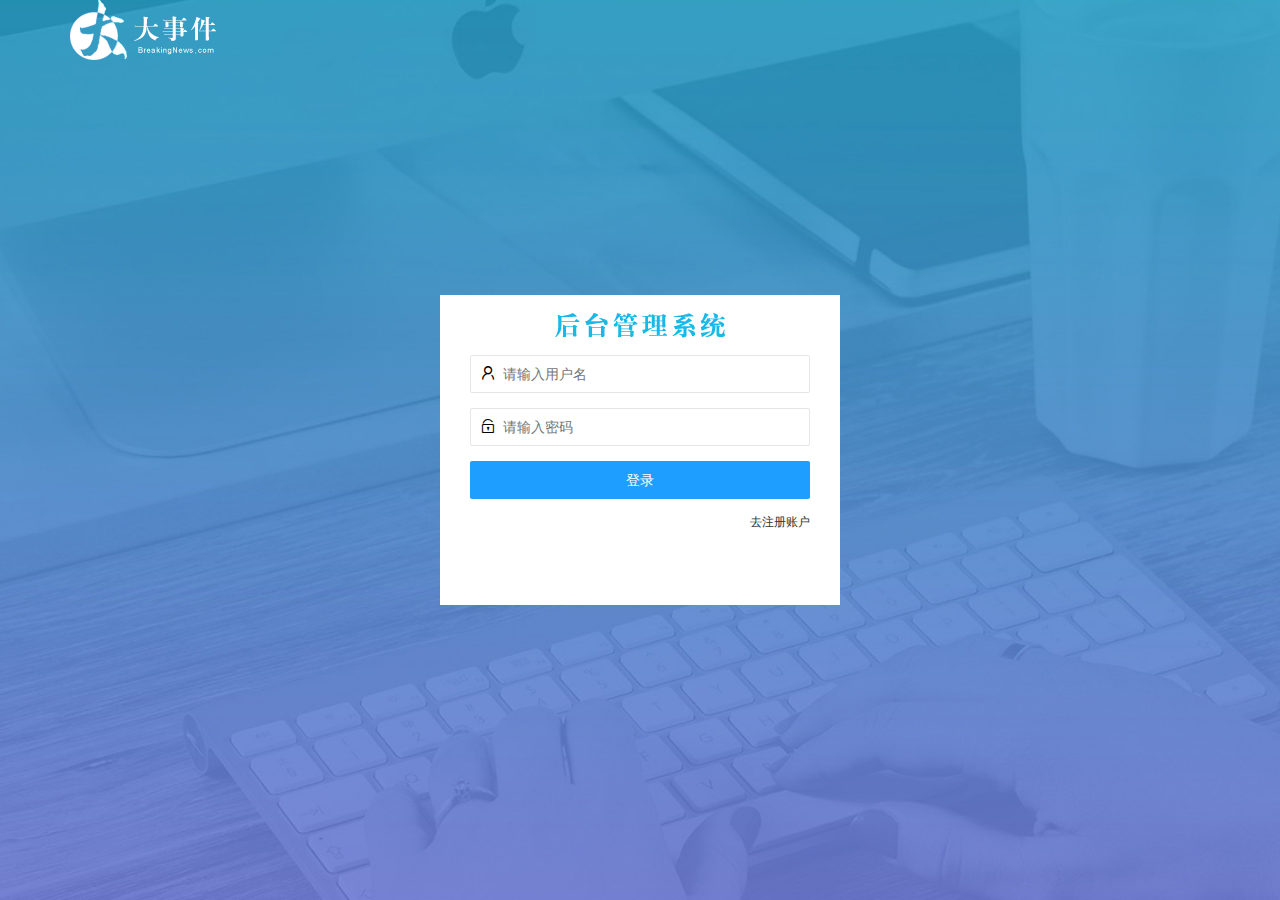
<file: login.html>
<!DOCTYPE html>
<html lang="en">

<head>
    <meta charset="UTF-8">
    <meta http-equiv="X-UA-Compatible" content="IE=edge">
    <meta name="viewport" content="width=device-width, initial-scale=1.0">
    <title>大事件-登录/注册</title>
    <!-- 导入自己的样式表 -->
    <link rel="stylesheet" href="/assets/css/login.css">
    <!-- 导入layUI样式 -->
    <link rel="stylesheet" href="/assets/lib/layui/css/layui.css">
    <!-- 导入LayUI的JS文件 -->
    <script src="/assets/lib/layui/layui.all.js"></script>
    <!-- 导入JQuery -->
    <script src="/assets/lib/jquery.js"></script>
    <!-- 导入自己封装的baseAPI.js -->
    <script src="/assets/js/baseAPI.js"></script>
    <!-- 导入login.js -->
    <script src="/assets/js/login.js"></script>

</head>

<body>
    <!-- 头部logo区域 -->
    <div class="layui-main">
        <img src="/assets/images/logo.png" alt="">
    </div>

    <!-- 登录注册区域 -->
    <div class="loginAndRegBox">
        <div class="title-box"></div>
        <!-- 登录的div -->
        <div class="login-box">
            <!-- 登录的表单 -->
            <form class="layui-form" id="form_login">
                <!-- 用户名 -->
                <div class="layui-form-item">
                    <i class="layui-icon layui-icon-username"></i>
                    <input type="text" name="username" required lay-verify="required" placeholder="请输入用户名" autocomplete="off" class="layui-input">
                </div>
                <!-- 密码 -->
                <div class="layui-form-item">
                    <i class="layui-icon layui-icon-password"></i>
                    <input type="text" name="password" required lay-verify="required|pwd" placeholder="请输入密码" autocomplete="off" class="layui-input">
                </div>
                <!-- 登录按钮 -->
                <div class="layui-form-item">
                    <button class="layui-btn layui-btn-fluid layui-btn-normal" lay-submit lay-filter="formDemo">登录</button>
                </div>
                <div class="layui-form-item links">
                    <a href="javascript:;" id="link_reg">去注册账户</a>
                </div>
            </form>

        </div>
        <!-- 注册的div -->
        <div class="reg-box">
            <!-- 注册的表单 -->
            <form class="layui-form" id="form_reg">
                <!-- 用户名 -->
                <div class="layui-form-item">
                    <i class="layui-icon layui-icon-username"></i>
                    <input type="text" name="username" required lay-verify="required" placeholder="请输入用户名" autocomplete="off" class="layui-input">
                </div>
                <!-- 密码 -->
                <div class="layui-form-item">
                    <i class="layui-icon layui-icon-password"></i>
                    <input type="text" name="password" required lay-verify="required|pwd" placeholder="请输入密码" autocomplete="off" class="layui-input">
                </div>
                <!-- 密码确认框 -->
                <div class="layui-form-item">
                    <i class="layui-icon layui-icon-password"></i>
                    <input type="text" name="repassword" required lay-verify="required|repwd" placeholder="再次确认密码" autocomplete="off" class="layui-input">
                </div>
                <!-- 注册按钮 -->
                <div class="layui-form-item">
                    <button class="layui-btn layui-btn-fluid layui-btn-normal" lay-submit lay-filter="formDemo">注册</button>
                </div>
                <div class="layui-form-item links">
                    <a href="javascript:;" id="link_login">去登录</a>
                </div>
            </form>

        </div>
    </div>
</body>

</html>
</file>
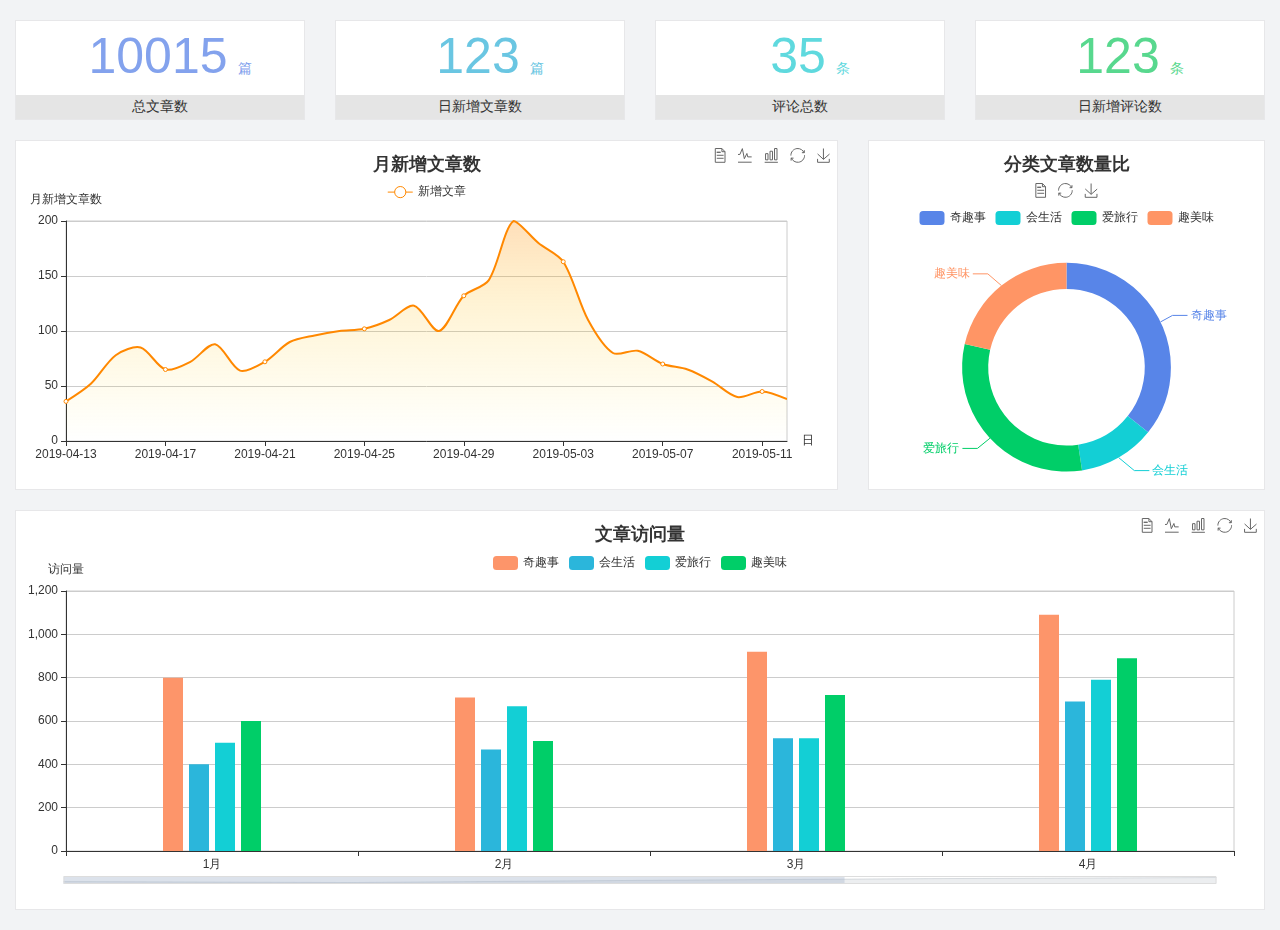
<file: home/dashboard.html>
<!DOCTYPE html>
<html lang="en">

<head>
  <meta charset="UTF-8">
  <meta name="viewport" content="width=device-width, initial-scale=1.0">
  <meta http-equiv="X-UA-Compatible" content="ie=edge">
  <title>图表统计</title>
  <link rel="stylesheet" href="../../assets/lib/bootstrap.css" />
  <link rel="stylesheet" href="../../assets/lib/main.css" />
  <script src="../../assets/lib/jquery.js"></script>
  <script type="text/javascript" src="../../assets/lib/echarts.min.js"></script>
</head>

<body>
  <div class="container-fluid">
    <div class="row spannel_list">
      <div class="col-sm-3 col-xs-6">
        <div class="spannel">
          <em>10015</em><span>篇</span>
          <b>总文章数</b>
        </div>
      </div>
      <div class="col-sm-3 col-xs-6">
        <div class="spannel scolor01">
          <em>123</em><span>篇</span>
          <b>日新增文章数</b>
        </div>
      </div>
      <div class="col-sm-3 col-xs-6">
        <div class="spannel scolor02">
          <em>35</em><span>条</span>
          <b>评论总数</b>
        </div>
      </div>
      <div class="col-sm-3 col-xs-6">
        <div class="spannel scolor03">
          <em>123</em><span>条</span>
          <b>日新增评论数</b>
        </div>
      </div>
    </div>
  </div>

  <div class="container-fluid">
    <div class="row curve-pie">
      <div class="col-lg-8 col-md-8">
        <div class="gragh_pannel" id="curve_show"></div>
      </div>
      <div class="col-lg-4 col-md-4">
        <div class="gragh_pannel" id="pie_show"></div>
      </div>
    </div>
  </div>

  <div class="container-fluid">
    <div class="column_pannel" id="column_show"></div>
  </div>

  <script>
    var oChart = echarts.init(document.getElementById('curve_show'));
    var aList_all = [
      { 'count': 36, 'date': '2019-04-13' },
      { 'count': 52, 'date': '2019-04-14' },
      { 'count': 78, 'date': '2019-04-15' },
      { 'count': 85, 'date': '2019-04-16' },
      { 'count': 65, 'date': '2019-04-17' },
      { 'count': 72, 'date': '2019-04-18' },
      { 'count': 88, 'date': '2019-04-19' },
      { 'count': 64, 'date': '2019-04-20' },
      { 'count': 72, 'date': '2019-04-21' },
      { 'count': 90, 'date': '2019-04-22' },
      { 'count': 96, 'date': '2019-04-23' },
      { 'count': 100, 'date': '2019-04-24' },
      { 'count': 102, 'date': '2019-04-25' },
      { 'count': 110, 'date': '2019-04-26' },
      { 'count': 123, 'date': '2019-04-27' },
      { 'count': 100, 'date': '2019-04-28' },
      { 'count': 132, 'date': '2019-04-29' },
      { 'count': 146, 'date': '2019-04-30' },
      { 'count': 200, 'date': '2019-05-01' },
      { 'count': 180, 'date': '2019-05-02' },
      { 'count': 163, 'date': '2019-05-03' },
      { 'count': 110, 'date': '2019-05-04' },
      { 'count': 80, 'date': '2019-05-05' },
      { 'count': 82, 'date': '2019-05-06' },
      { 'count': 70, 'date': '2019-05-07' },
      { 'count': 65, 'date': '2019-05-08' },
      { 'count': 54, 'date': '2019-05-09' },
      { 'count': 40, 'date': '2019-05-10' },
      { 'count': 45, 'date': '2019-05-11' },
      { 'count': 38, 'date': '2019-05-12' },
    ];

    let aCount = [];
    let aDate = [];

    for (var i = 0; i < aList_all.length; i++) {
      aCount.push(aList_all[i].count);
      aDate.push(aList_all[i].date);
    }

    var chartopt = {
      title: {
        text: '月新增文章数',
        left: 'center',
        top: '10'
      },
      tooltip: {
        trigger: 'axis'
      },
      legend: {
        data: ['新增文章'],
        top: '40'
      },
      toolbox: {
        show: true,
        feature: {
          mark: { show: true },
          dataView: { show: true, readOnly: false },
          magicType: { show: true, type: ['line', 'bar'] },
          restore: { show: true },
          saveAsImage: { show: true }
        }
      },
      calculable: true,
      xAxis: [
        {
          name: '日',
          type: 'category',
          boundaryGap: false,
          data: aDate
        }
      ],
      yAxis: [
        {
          name: '月新增文章数',
          type: 'value'
        }
      ],
      series: [
        {
          name: '新增文章',
          type: 'line',
          smooth: true,
          itemStyle: { normal: { areaStyle: { type: 'default' }, color: '#f80' }, lineStyle: { color: '#f80' } },
          data: aCount
        }],
      areaStyle: {
        normal: {
          color: new echarts.graphic.LinearGradient(0, 0, 0, 1, [{
            offset: 0,
            color: 'rgba(255,136,0,0.39)'
          }, {
            offset: .34,
            color: 'rgba(255,180,0,0.25)'
          }, {
            offset: 1,
            color: 'rgba(255,222,0,0.00)'
          }])

        }
      },
      grid: {
        show: true,
        x: 50,
        x2: 50,
        y: 80,
        height: 220
      }
    };

    oChart.setOption(chartopt);


    var oPie = echarts.init(document.getElementById('pie_show'));
    var oPieopt =
    {
      title: {
        top: 10,
        text: '分类文章数量比',
        x: 'center'
      },
      tooltip: {
        trigger: 'item',
        formatter: "{a} <br/>{b} : {c} ({d}%)"
      },
      color: ['#5885e8', '#13cfd5', '#00ce68', '#ff9565'],
      legend: {
        x: 'center',
        top: 65,
        data: ['奇趣事', '会生活', '爱旅行', '趣美味']
      },
      toolbox: {
        show: true,
        x: 'center',
        top: 35,
        feature: {
          mark: { show: true },
          dataView: { show: true, readOnly: false },
          magicType: {
            show: true,
            type: ['pie', 'funnel'],
            option: {
              funnel: {
                x: '25%',
                width: '50%',
                funnelAlign: 'left',
                max: 1548
              }
            }
          },
          restore: { show: true },
          saveAsImage: { show: true }
        }
      },
      calculable: true,
      series: [
        {
          name: '访问来源',
          type: 'pie',
          radius: ['45%', '60%'],
          center: ['50%', '65%'],
          data: [
            { value: 300, name: '奇趣事' },
            { value: 100, name: '会生活' },
            { value: 260, name: '爱旅行' },
            { value: 180, name: '趣美味' }
          ]
        }
      ]
    };
    oPie.setOption(oPieopt);



    var oColumn = this.echarts.init(document.getElementById('column_show'));
    var oColumnopt =
    {
      title: {
        text: '文章访问量',
        left: 'center',
        top: '10'
      },
      tooltip: {
        trigger: 'axis'
      },
      legend: {
        data: ['奇趣事', '会生活', '爱旅行', '趣美味'],
        top: '40'
      },
      toolbox: {
        show: true,
        feature: {
          mark: { show: true },
          dataView: { show: true, readOnly: false },
          magicType: { show: true, type: ['line', 'bar'] },
          restore: { show: true },
          saveAsImage: { show: true }
        }
      },
      calculable: true,
      xAxis: [
        {
          type: 'category',
          data: ['1月', '2月', '3月', '4月', '5月']
        }
      ],
      yAxis: [
        {
          name: '访问量',
          type: 'value'
        }
      ],
      series: [
        {
          name: '奇趣事',
          type: 'bar',
          barWidth: 20,
          itemStyle: {
            normal: { areaStyle: { type: 'default' }, color: '#fd956a' }
          },
          data: [800, 708, 920, 1090, 1200]
        },
        {
          name: '会生活',
          type: 'bar',
          barWidth: 20,
          itemStyle: {
            normal: { areaStyle: { type: 'default' }, color: '#2bb6db' }
          },
          data: [400, 468, 520, 690, 800]
        },
        {
          name: '爱旅行',
          type: 'bar',
          barWidth: 20,
          itemStyle: {
            normal: { areaStyle: { type: 'default' }, color: '#13cfd5' }
          },
          data: [500, 668, 520, 790, 900]
        },
        {
          name: '趣美味',
          type: 'bar',
          barWidth: 20,
          itemStyle: {
            normal: { areaStyle: { type: 'default' }, color: '#00ce68' }
          },
          data: [600, 508, 720, 890, 1000]
        }
      ],
      grid: {
        show: true,
        x: 50,
        x2: 30,
        y: 80,
        height: 260
      },
      dataZoom: [//给x轴设置滚动条
        {
          start: 0,//默认为0
          end: 100 - 1000 / 31,//默认为100
          type: 'slider',
          show: true,
          xAxisIndex: [0],
          handleSize: 0,//滑动条的 左右2个滑动条的大小
          height: 8,//组件高度
          left: 45, //左边的距离
          right: 50,//右边的距离
          bottom: 26,//右边的距离
          handleColor: '#ddd',//h滑动图标的颜色
          handleStyle: {
            borderColor: "#cacaca",
            borderWidth: "1",
            shadowBlur: 2,
            background: "#ddd",
            shadowColor: "#ddd",
          }
        }]
    };
    oColumn.setOption(oColumnopt);
  </script>
</body>

</html>
</file>
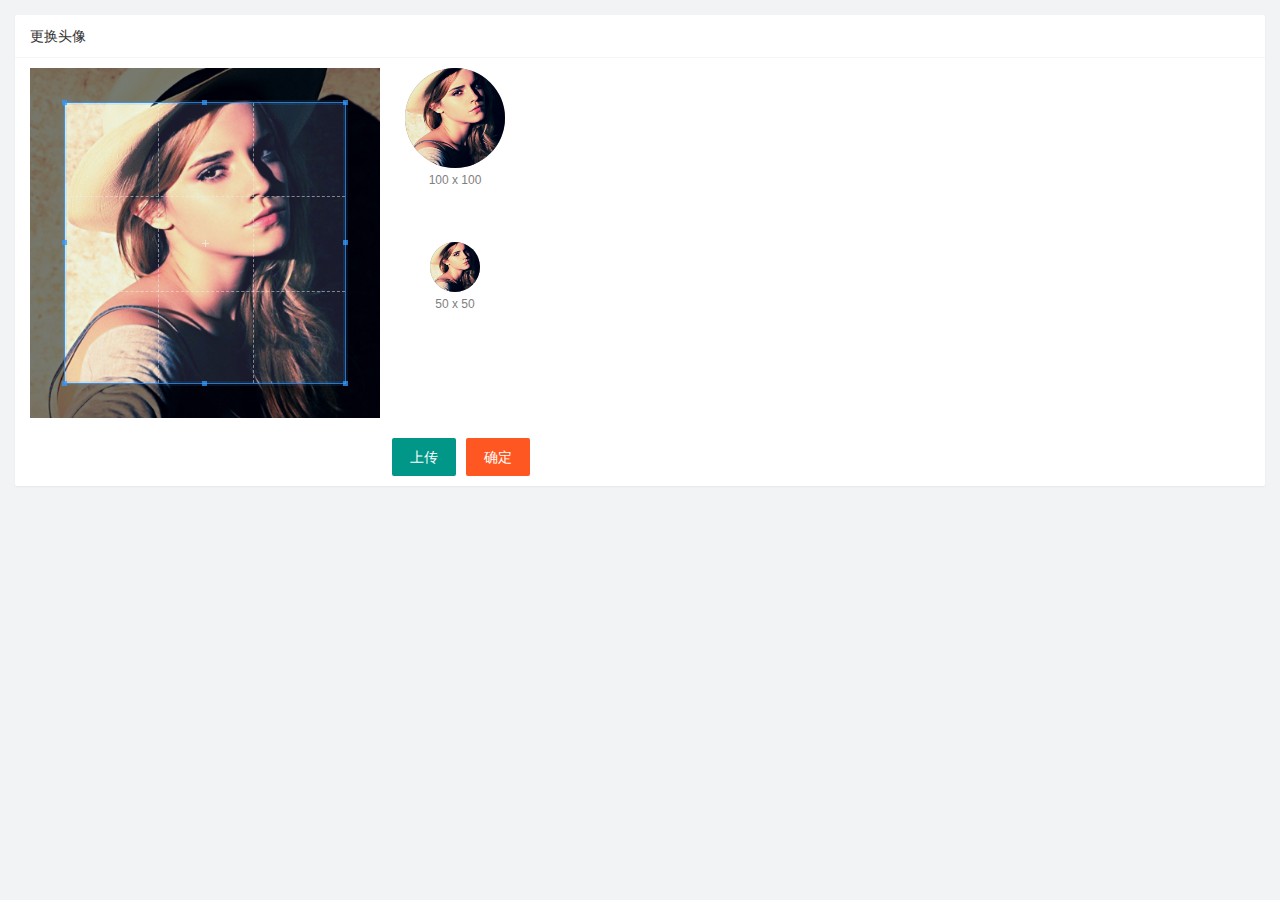
<file: user/user_avatar.html>
<!DOCTYPE html>
<html lang="en">

<head>
    <meta charset="UTF-8">
    <meta http-equiv="X-UA-Compatible" content="IE=edge">
    <meta name="viewport" content="width=device-width, initial-scale=1.0">
    <title>Document</title>
    <link rel="stylesheet" href="/assets/lib/layui/css/layui.css">
    <link rel="stylesheet" href="/assets/lib/cropper/cropper.css">
    <link rel="stylesheet" href="/assets/css/user/user_avatar.css">
</head>

<body>
    <!-- 卡片区域 -->
    <div class="layui-card">
        <div class="layui-card-header">更换头像</div>
        <div class="layui-card-body">
            <!-- 第一行的图片裁剪和预览区域 -->
            <div class="row1">
                <!-- 图片裁剪区域 -->
                <div class="cropper-box">
                    <!-- 这个 img 标签很重要，将来会把它初始化为裁剪区域 -->
                    <img id="image" src="/assets/images/sample.jpg" />
                </div>
                <!-- 图片的预览区域 -->
                <div class="preview-box">
                    <div>
                        <!-- 宽高为 100px 的预览区域 -->
                        <div class="img-preview w100"></div>
                        <p class="size">100 x 100</p>
                    </div>
                    <div>
                        <!-- 宽高为 50px 的预览区域 -->
                        <div class="img-preview w50"></div>
                        <p class="size">50 x 50</p>
                    </div>
                </div>
            </div>

            <!-- 第二行的按钮区域 -->
            <div class="row2">
                <input type="file" id="file" accept="image/png,image/jpeg">
                <button type="button" class="layui-btn" id="btnChooseImage">上传</button>
                <button type="button" class="layui-btn layui-btn-danger" id="btnUpload">确定</button>
            </div>
        </div>
    </div>


    <script src="/assets/lib/layui/layui.all.js"></script>
    <script src="/assets/lib/jquery.js"></script>
    <script src="/assets/lib/cropper/Cropper.js"></script>
    <script src="/assets/lib/cropper/jquery-cropper.js"></script>
    <script src="/assets/js/baseAPI.js"></script>
    <script src="/assets/js/user/user_avatar.js"></script>
</body>

</html>
</file>
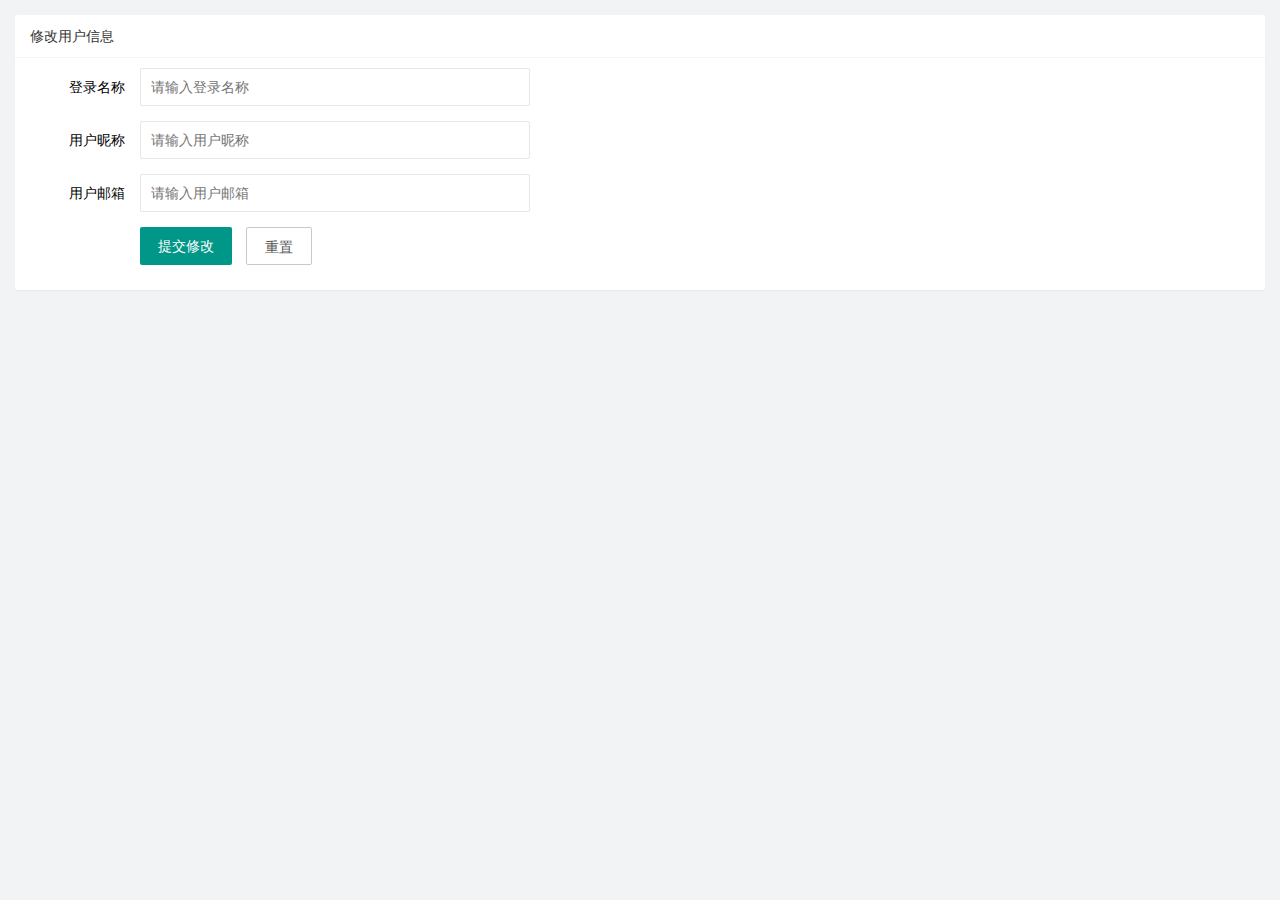
<file: user/user_info.html>
<!DOCTYPE html>
<html lang="en">

<head>
    <meta charset="UTF-8">
    <meta http-equiv="X-UA-Compatible" content="IE=edge">
    <meta name="viewport" content="width=device-width, initial-scale=1.0">
    <title>Document</title>
    <!-- 导入layui的样式 -->
    <link rel="stylesheet" href="/assets/lib/layui/css/layui.css">
    <link rel="stylesheet" href="/assets/css/user/user_info.css">
</head>

<body>
    <!-- 卡片区域 -->
    <div class="layui-card">
        <div class="layui-card-header">修改用户信息</div>
        <div class="layui-card-body">
            <!-- 表单区域 -->
            <form class="layui-form" lay-filter="formUserInfo">
                <!-- 这是隐藏域 -->
                <input type="hidden" name="id" value="" />
                <div class="layui-form-item">
                    <label class="layui-form-label">登录名称</label>
                    <div class="layui-input-block">
                        <input type="text" name="username" required lay-verify="required" placeholder="请输入登录名称" autocomplete="off" class="layui-input" readonly>
                    </div>
                </div>
                <div class="layui-form-item">
                    <label class="layui-form-label">用户昵称</label>
                    <div class="layui-input-block">
                        <input type="text" name="nickname" required lay-verify="required|nickname" placeholder="请输入用户昵称" autocomplete="off" class="layui-input">
                    </div>
                </div>
                <div class="layui-form-item">
                    <label class="layui-form-label">用户邮箱</label>
                    <div class="layui-input-block">
                        <input type="text" name="email" required lay-verify="required|email" placeholder="请输入用户邮箱" autocomplete="off" class="layui-input">
                    </div>
                </div>
                <div class="layui-form-item">
                    <div class="layui-input-block">
                        <button class="layui-btn" lay-submit lay-filter="formDemo">提交修改</button>
                        <button type="reset" class="layui-btn layui-btn-primary" id="btnReset">重置</button>
                    </div>
                </div>
            </form>
        </div>
    </div>


    <!-- 导入layui的js文件 -->
    <script src="/assets/lib/layui/layui.all.js"></script>
    <!-- 导入JQuery -->
    <script src="/assets/lib/jquery.js"></script>
    <!-- 导入baseAPI.js -->
    <script src="/assets/js/baseAPI.js"></script>
    <!-- 导入自己的js -->
    <script src="/assets/js/user/user_info.js"></script>
</body>

</html>
</file>
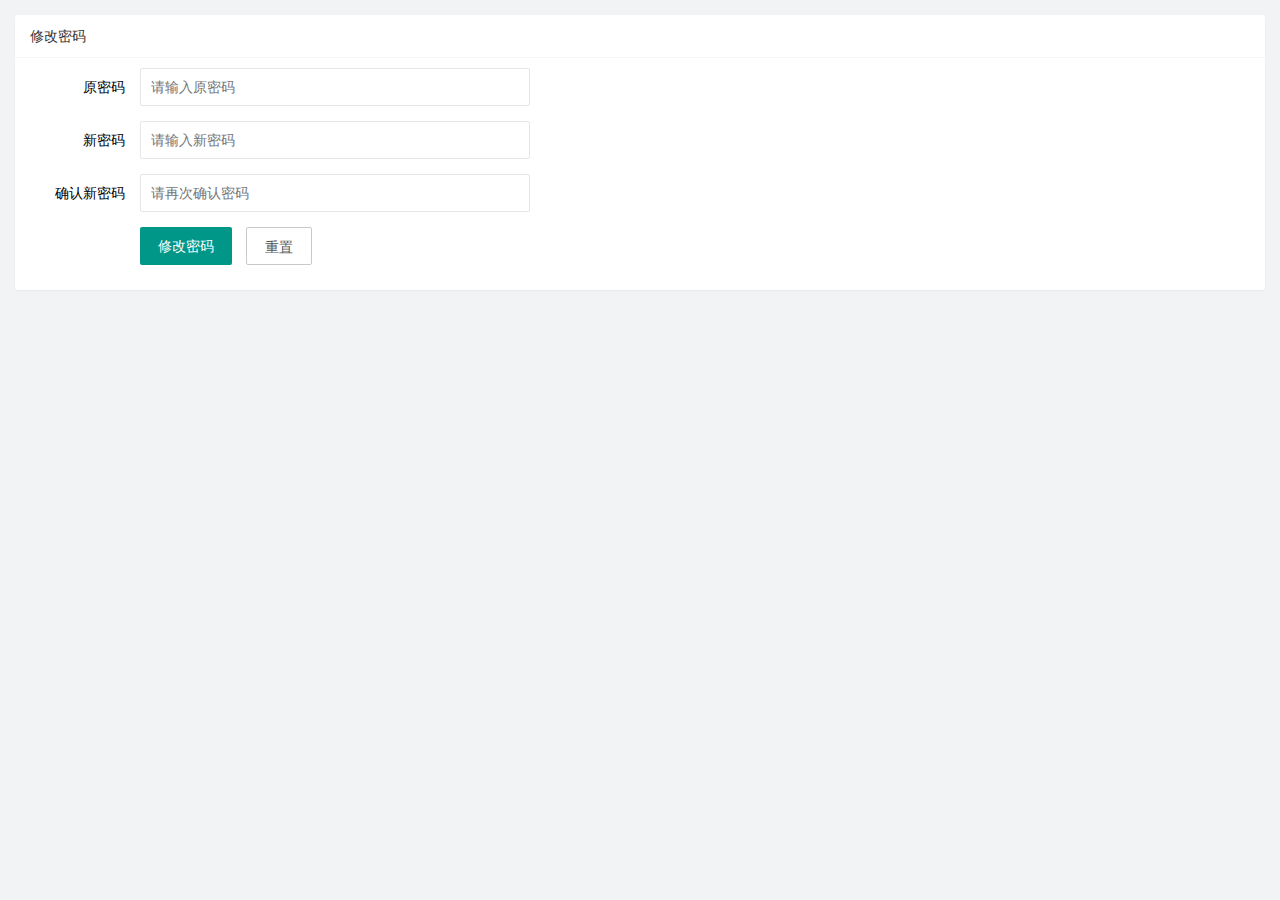
<file: user/user_pwd.html>
<!DOCTYPE html>
<html lang="en">

<head>
    <meta charset="UTF-8">
    <meta http-equiv="X-UA-Compatible" content="IE=edge">
    <meta name="viewport" content="width=device-width, initial-scale=1.0">
    <title>Document</title>
    <link rel="stylesheet" href="/assets/lib/layui/css/layui.css">
    <link rel="stylesheet" href="/assets/css/user/use_pwd.css">
</head>

<body>
    <!-- 卡片区域 -->
    <div class="layui-card">
        <div class="layui-card-header">修改密码</div>
        <div class="layui-card-body">
            <form class="layui-form">
                <div class="layui-form-item">
                    <label class="layui-form-label">原密码</label>
                    <div class="layui-input-block">
                        <input type="password" name="oldPwd" required lay-verify="required|pwd" placeholder="请输入原密码" autocomplete="off" class="layui-input">
                    </div>
                </div>
                <div class="layui-form-item">
                    <label class="layui-form-label">新密码</label>
                    <div class="layui-input-block">
                        <input type="password" name="newPwd" required lay-verify="required|samePwd" placeholder="请输入新密码" autocomplete="off" class="layui-input">
                    </div>
                </div>
                <div class="layui-form-item">
                    <label class="layui-form-label">确认新密码</label>
                    <div class="layui-input-block">
                        <input type="password" name="rePwd" required lay-verify="required|rePwd" placeholder="请再次确认密码" autocomplete="off" class="layui-input">
                    </div>
                </div>
                <div class="layui-form-item">
                    <div class="layui-input-block">
                        <button class="layui-btn" lay-submit lay-filter="formDemo">修改密码</button>
                        <button type="reset" class="layui-btn layui-btn-primary">重置</button>
                    </div>
            </form>
            </div>
        </div>


        <!-- 导入layui的js -->
        <script src="/assets/lib/layui/layui.all.js"></script>
        <!-- 导入JQuery -->
        <script src="/assets/lib/jquery.js"></script>
        <!-- 导入baseAPI -->
        <script src="/assets/js/baseAPI.js"></script>
        <!-- 导入user_pwd.js -->
        <script src="/assets/js/user/user_pwd.js"></script>
</body>

</html>
</file>
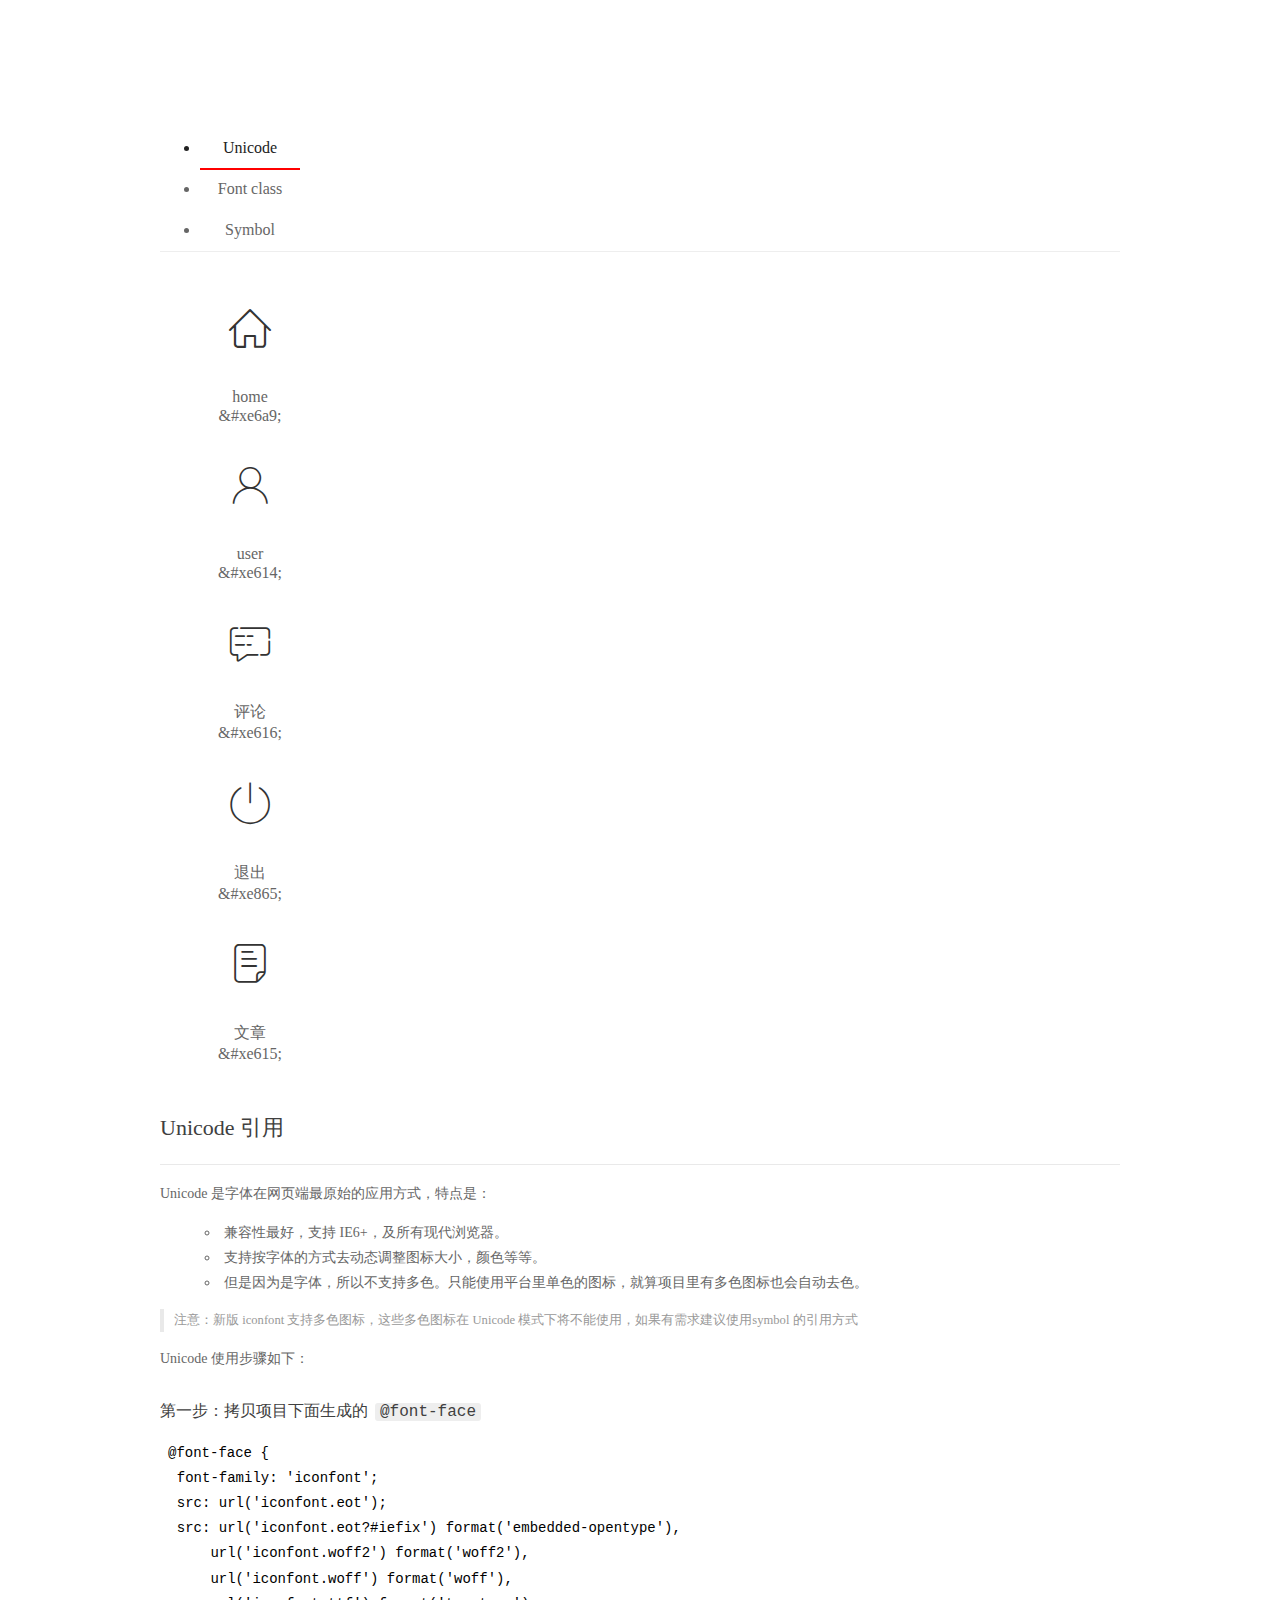
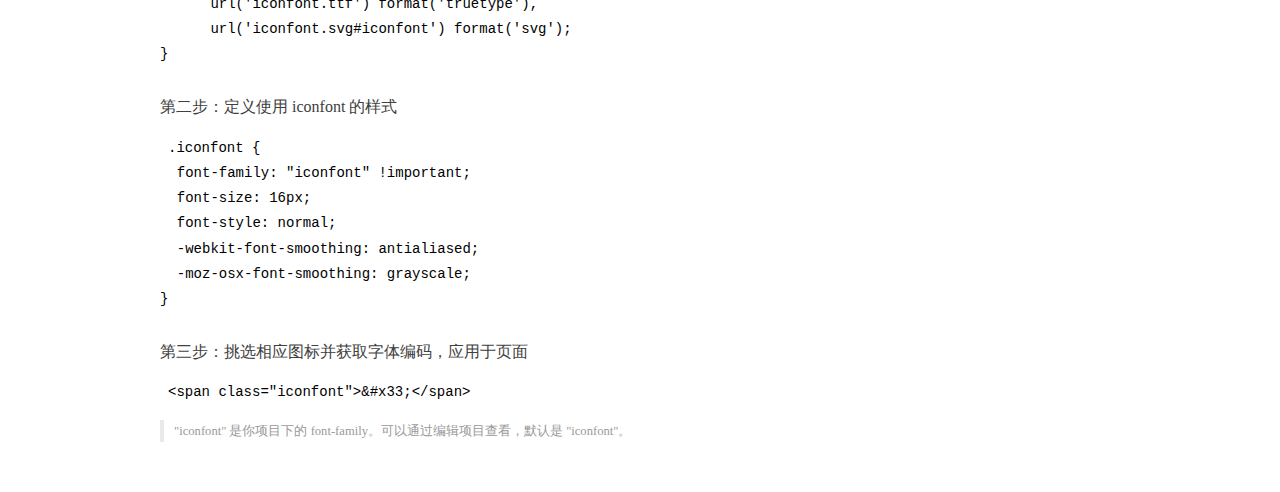
<file: assets/fonts/demo_index.html>
<!DOCTYPE html>
<html>
<head>
  <meta charset="utf-8"/>
  <title>IconFont Demo</title>
  <link rel="shortcut icon" href="https://gtms04.alicdn.com/tps/i4/TB1_oz6GVXXXXaFXpXXJDFnIXXX-64-64.ico" type="image/x-icon"/>
  <link rel="stylesheet" href="https://g.alicdn.com/thx/cube/1.3.2/cube.min.css">
  <link rel="stylesheet" href="demo.css">
  <link rel="stylesheet" href="iconfont.css">
  <script src="iconfont.js"></script>
  <!-- jQuery -->
  <script src="https://a1.alicdn.com/oss/uploads/2018/12/26/7bfddb60-08e8-11e9-9b04-53e73bb6408b.js"></script>
  <!-- 代码高亮 -->
  <script src="https://a1.alicdn.com/oss/uploads/2018/12/26/a3f714d0-08e6-11e9-8a15-ebf944d7534c.js"></script>
</head>
<body>
  <div class="main">
    <h1 class="logo"><a href="https://www.iconfont.cn/" title="iconfont 首页" target="_blank">&#xe86b;</a></h1>
    <div class="nav-tabs">
      <ul id="tabs" class="dib-box">
        <li class="dib active"><span>Unicode</span></li>
        <li class="dib"><span>Font class</span></li>
        <li class="dib"><span>Symbol</span></li>
      </ul>
      
    </div>
    <div class="tab-container">
      <div class="content unicode" style="display: block;">
          <ul class="icon_lists dib-box">
          
            <li class="dib">
              <span class="icon iconfont">&#xe6a9;</span>
                <div class="name">home</div>
                <div class="code-name">&amp;#xe6a9;</div>
              </li>
          
            <li class="dib">
              <span class="icon iconfont">&#xe614;</span>
                <div class="name">user</div>
                <div class="code-name">&amp;#xe614;</div>
              </li>
          
            <li class="dib">
              <span class="icon iconfont">&#xe616;</span>
                <div class="name">评论</div>
                <div class="code-name">&amp;#xe616;</div>
              </li>
          
            <li class="dib">
              <span class="icon iconfont">&#xe865;</span>
                <div class="name">退出</div>
                <div class="code-name">&amp;#xe865;</div>
              </li>
          
            <li class="dib">
              <span class="icon iconfont">&#xe615;</span>
                <div class="name">文章</div>
                <div class="code-name">&amp;#xe615;</div>
              </li>
          
          </ul>
          <div class="article markdown">
          <h2 id="unicode-">Unicode 引用</h2>
          <hr>

          <p>Unicode 是字体在网页端最原始的应用方式，特点是：</p>
          <ul>
            <li>兼容性最好，支持 IE6+，及所有现代浏览器。</li>
            <li>支持按字体的方式去动态调整图标大小，颜色等等。</li>
            <li>但是因为是字体，所以不支持多色。只能使用平台里单色的图标，就算项目里有多色图标也会自动去色。</li>
          </ul>
          <blockquote>
            <p>注意：新版 iconfont 支持多色图标，这些多色图标在 Unicode 模式下将不能使用，如果有需求建议使用symbol 的引用方式</p>
          </blockquote>
          <p>Unicode 使用步骤如下：</p>
          <h3 id="-font-face">第一步：拷贝项目下面生成的 <code>@font-face</code></h3>
<pre><code class="language-css"
>@font-face {
  font-family: 'iconfont';
  src: url('iconfont.eot');
  src: url('iconfont.eot?#iefix') format('embedded-opentype'),
      url('iconfont.woff2') format('woff2'),
      url('iconfont.woff') format('woff'),
      url('iconfont.ttf') format('truetype'),
      url('iconfont.svg#iconfont') format('svg');
}
</code></pre>
          <h3 id="-iconfont-">第二步：定义使用 iconfont 的样式</h3>
<pre><code class="language-css"
>.iconfont {
  font-family: "iconfont" !important;
  font-size: 16px;
  font-style: normal;
  -webkit-font-smoothing: antialiased;
  -moz-osx-font-smoothing: grayscale;
}
</code></pre>
          <h3 id="-">第三步：挑选相应图标并获取字体编码，应用于页面</h3>
<pre>
<code class="language-html"
>&lt;span class="iconfont"&gt;&amp;#x33;&lt;/span&gt;
</code></pre>
          <blockquote>
            <p>"iconfont" 是你项目下的 font-family。可以通过编辑项目查看，默认是 "iconfont"。</p>
          </blockquote>
          </div>
      </div>
      <div class="content font-class">
        <ul class="icon_lists dib-box">
          
          <li class="dib">
            <span class="icon iconfont icon-home"></span>
            <div class="name">
              home
            </div>
            <div class="code-name">.icon-home
            </div>
          </li>
          
          <li class="dib">
            <span class="icon iconfont icon-user"></span>
            <div class="name">
              user
            </div>
            <div class="code-name">.icon-user
            </div>
          </li>
          
          <li class="dib">
            <span class="icon iconfont icon-pinglun"></span>
            <div class="name">
              评论
            </div>
            <div class="code-name">.icon-pinglun
            </div>
          </li>
          
          <li class="dib">
            <span class="icon iconfont icon-tuichu"></span>
            <div class="name">
              退出
            </div>
            <div class="code-name">.icon-tuichu
            </div>
          </li>
          
          <li class="dib">
            <span class="icon iconfont icon-16"></span>
            <div class="name">
              文章
            </div>
            <div class="code-name">.icon-16
            </div>
          </li>
          
        </ul>
        <div class="article markdown">
        <h2 id="font-class-">font-class 引用</h2>
        <hr>

        <p>font-class 是 Unicode 使用方式的一种变种，主要是解决 Unicode 书写不直观，语意不明确的问题。</p>
        <p>与 Unicode 使用方式相比，具有如下特点：</p>
        <ul>
          <li>兼容性良好，支持 IE8+，及所有现代浏览器。</li>
          <li>相比于 Unicode 语意明确，书写更直观。可以很容易分辨这个 icon 是什么。</li>
          <li>因为使用 class 来定义图标，所以当要替换图标时，只需要修改 class 里面的 Unicode 引用。</li>
          <li>不过因为本质上还是使用的字体，所以多色图标还是不支持的。</li>
        </ul>
        <p>使用步骤如下：</p>
        <h3 id="-fontclass-">第一步：引入项目下面生成的 fontclass 代码：</h3>
<pre><code class="language-html">&lt;link rel="stylesheet" href="./iconfont.css"&gt;
</code></pre>
        <h3 id="-">第二步：挑选相应图标并获取类名，应用于页面：</h3>
<pre><code class="language-html">&lt;span class="iconfont icon-xxx"&gt;&lt;/span&gt;
</code></pre>
        <blockquote>
          <p>"
            iconfont" 是你项目下的 font-family。可以通过编辑项目查看，默认是 "iconfont"。</p>
        </blockquote>
      </div>
      </div>
      <div class="content symbol">
          <ul class="icon_lists dib-box">
          
            <li class="dib">
                <svg class="icon svg-icon" aria-hidden="true">
                  <use xlink:href="#icon-home"></use>
                </svg>
                <div class="name">home</div>
                <div class="code-name">#icon-home</div>
            </li>
          
            <li class="dib">
                <svg class="icon svg-icon" aria-hidden="true">
                  <use xlink:href="#icon-user"></use>
                </svg>
                <div class="name">user</div>
                <div class="code-name">#icon-user</div>
            </li>
          
            <li class="dib">
                <svg class="icon svg-icon" aria-hidden="true">
                  <use xlink:href="#icon-pinglun"></use>
                </svg>
                <div class="name">评论</div>
                <div class="code-name">#icon-pinglun</div>
            </li>
          
            <li class="dib">
                <svg class="icon svg-icon" aria-hidden="true">
                  <use xlink:href="#icon-tuichu"></use>
                </svg>
                <div class="name">退出</div>
                <div class="code-name">#icon-tuichu</div>
            </li>
          
            <li class="dib">
                <svg class="icon svg-icon" aria-hidden="true">
                  <use xlink:href="#icon-16"></use>
                </svg>
                <div class="name">文章</div>
                <div class="code-name">#icon-16</div>
            </li>
          
          </ul>
          <div class="article markdown">
          <h2 id="symbol-">Symbol 引用</h2>
          <hr>

          <p>这是一种全新的使用方式，应该说这才是未来的主流，也是平台目前推荐的用法。相关介绍可以参考这篇<a href="">文章</a>
            这种用法其实是做了一个 SVG 的集合，与另外两种相比具有如下特点：</p>
          <ul>
            <li>支持多色图标了，不再受单色限制。</li>
            <li>通过一些技巧，支持像字体那样，通过 <code>font-size</code>, <code>color</code> 来调整样式。</li>
            <li>兼容性较差，支持 IE9+，及现代浏览器。</li>
            <li>浏览器渲染 SVG 的性能一般，还不如 png。</li>
          </ul>
          <p>使用步骤如下：</p>
          <h3 id="-symbol-">第一步：引入项目下面生成的 symbol 代码：</h3>
<pre><code class="language-html">&lt;script src="./iconfont.js"&gt;&lt;/script&gt;
</code></pre>
          <h3 id="-css-">第二步：加入通用 CSS 代码（引入一次就行）：</h3>
<pre><code class="language-html">&lt;style&gt;
.icon {
  width: 1em;
  height: 1em;
  vertical-align: -0.15em;
  fill: currentColor;
  overflow: hidden;
}
&lt;/style&gt;
</code></pre>
          <h3 id="-">第三步：挑选相应图标并获取类名，应用于页面：</h3>
<pre><code class="language-html">&lt;svg class="icon" aria-hidden="true"&gt;
  &lt;use xlink:href="#icon-xxx"&gt;&lt;/use&gt;
&lt;/svg&gt;
</code></pre>
          </div>
      </div>

    </div>
  </div>
  <script>
  $(document).ready(function () {
      $('.tab-container .content:first').show()

      $('#tabs li').click(function (e) {
        var tabContent = $('.tab-container .content')
        var index = $(this).index()

        if ($(this).hasClass('active')) {
          return
        } else {
          $('#tabs li').removeClass('active')
          $(this).addClass('active')

          tabContent.hide().eq(index).fadeIn()
        }
      })
    })
  </script>
</body>
</html>
</file>
<file: assets/css/login.css>
html,
body {
    margin: 0;
    padding: 0;
    height: 100%;
    width: 100%;
    background: url('/assets/images/login_bg.jpg') no-repeat center;
    background-size: cover;
}

.loginAndRegBox {
    width: 400px;
    height: 310px;
    background-color: #fff;
    position: absolute;
    left: 50%;
    top: 50%;
    transform: translate(-50%, -50%);
}

.title-box {
    height: 60px;
    background: url(/assets/images/login_title.png) no-repeat center;
}

.reg-box {
    display: none;
}

.layui-form {
    padding: 0 30px;
}

.links {
    display: flex;
    justify-content: flex-end;
}

.links a {
    font-size: 12px;
}

.layui-form-item {
    position: relative;
}

.layui-icon {
    position: absolute;
    left: 10px;
    top: 10px;
}

.layui-form-item .layui-input {
    padding-left: 32px;
}
</file>
<file: assets/lib/layui/css/layui.css>
/** layui-v2.5.5 MIT License By https://www.layui.com */
 .layui-inline,img{display:inline-block;vertical-align:middle}h1,h2,h3,h4,h5,h6{font-weight:400}.layui-edge,.layui-header,.layui-inline,.layui-main{position:relative}.layui-body,.layui-edge,.layui-elip{overflow:hidden}.layui-btn,.layui-edge,.layui-inline,img{vertical-align:middle}.layui-btn,.layui-disabled,.layui-icon,.layui-unselect{-moz-user-select:none;-webkit-user-select:none;-ms-user-select:none}.layui-elip,.layui-form-checkbox span,.layui-form-pane .layui-form-label{text-overflow:ellipsis;white-space:nowrap}.layui-breadcrumb,.layui-tree-btnGroup{visibility:hidden}blockquote,body,button,dd,div,dl,dt,form,h1,h2,h3,h4,h5,h6,input,li,ol,p,pre,td,textarea,th,ul{margin:0;padding:0;-webkit-tap-highlight-color:rgba(0,0,0,0)}a:active,a:hover{outline:0}img{border:none}li{list-style:none}table{border-collapse:collapse;border-spacing:0}h4,h5,h6{font-size:100%}button,input,optgroup,option,select,textarea{font-family:inherit;font-size:inherit;font-style:inherit;font-weight:inherit;outline:0}pre{white-space:pre-wrap;white-space:-moz-pre-wrap;white-space:-pre-wrap;white-space:-o-pre-wrap;word-wrap:break-word}body{line-height:24px;font:14px Helvetica Neue,Helvetica,PingFang SC,Tahoma,Arial,sans-serif}hr{height:1px;margin:10px 0;border:0;clear:both}a{color:#333;text-decoration:none}a:hover{color:#777}a cite{font-style:normal;*cursor:pointer}.layui-border-box,.layui-border-box *{box-sizing:border-box}.layui-box,.layui-box *{box-sizing:content-box}.layui-clear{clear:both;*zoom:1}.layui-clear:after{content:'\20';clear:both;*zoom:1;display:block;height:0}.layui-inline{*display:inline;*zoom:1}.layui-edge{display:inline-block;width:0;height:0;border-width:6px;border-style:dashed;border-color:transparent}.layui-edge-top{top:-4px;border-bottom-color:#999;border-bottom-style:solid}.layui-edge-right{border-left-color:#999;border-left-style:solid}.layui-edge-bottom{top:2px;border-top-color:#999;border-top-style:solid}.layui-edge-left{border-right-color:#999;border-right-style:solid}.layui-disabled,.layui-disabled:hover{color:#d2d2d2!important;cursor:not-allowed!important}.layui-circle{border-radius:100%}.layui-show{display:block!important}.layui-hide{display:none!important}@font-face{font-family:layui-icon;src:url(../font/iconfont.eot?v=250);src:url(../font/iconfont.eot?v=250#iefix) format('embedded-opentype'),url(../font/iconfont.woff2?v=250) format('woff2'),url(../font/iconfont.woff?v=250) format('woff'),url(../font/iconfont.ttf?v=250) format('truetype'),url(../font/iconfont.svg?v=250#layui-icon) format('svg')}.layui-icon{font-family:layui-icon!important;font-size:16px;font-style:normal;-webkit-font-smoothing:antialiased;-moz-osx-font-smoothing:grayscale}.layui-icon-reply-fill:before{content:"\e611"}.layui-icon-set-fill:before{content:"\e614"}.layui-icon-menu-fill:before{content:"\e60f"}.layui-icon-search:before{content:"\e615"}.layui-icon-share:before{content:"\e641"}.layui-icon-set-sm:before{content:"\e620"}.layui-icon-engine:before{content:"\e628"}.layui-icon-close:before{content:"\1006"}.layui-icon-close-fill:before{content:"\1007"}.layui-icon-chart-screen:before{content:"\e629"}.layui-icon-star:before{content:"\e600"}.layui-icon-circle-dot:before{content:"\e617"}.layui-icon-chat:before{content:"\e606"}.layui-icon-release:before{content:"\e609"}.layui-icon-list:before{content:"\e60a"}.layui-icon-chart:before{content:"\e62c"}.layui-icon-ok-circle:before{content:"\1005"}.layui-icon-layim-theme:before{content:"\e61b"}.layui-icon-table:before{content:"\e62d"}.layui-icon-right:before{content:"\e602"}.layui-icon-left:before{content:"\e603"}.layui-icon-cart-simple:before{content:"\e698"}.layui-icon-face-cry:before{content:"\e69c"}.layui-icon-face-smile:before{content:"\e6af"}.layui-icon-survey:before{content:"\e6b2"}.layui-icon-tree:before{content:"\e62e"}.layui-icon-upload-circle:before{content:"\e62f"}.layui-icon-add-circle:before{content:"\e61f"}.layui-icon-download-circle:before{content:"\e601"}.layui-icon-templeate-1:before{content:"\e630"}.layui-icon-util:before{content:"\e631"}.layui-icon-face-surprised:before{content:"\e664"}.layui-icon-edit:before{content:"\e642"}.layui-icon-speaker:before{content:"\e645"}.layui-icon-down:before{content:"\e61a"}.layui-icon-file:before{content:"\e621"}.layui-icon-layouts:before{content:"\e632"}.layui-icon-rate-half:before{content:"\e6c9"}.layui-icon-add-circle-fine:before{content:"\e608"}.layui-icon-prev-circle:before{content:"\e633"}.layui-icon-read:before{content:"\e705"}.layui-icon-404:before{content:"\e61c"}.layui-icon-carousel:before{content:"\e634"}.layui-icon-help:before{content:"\e607"}.layui-icon-code-circle:before{content:"\e635"}.layui-icon-water:before{content:"\e636"}.layui-icon-username:before{content:"\e66f"}.layui-icon-find-fill:before{content:"\e670"}.layui-icon-about:before{content:"\e60b"}.layui-icon-location:before{content:"\e715"}.layui-icon-up:before{content:"\e619"}.layui-icon-pause:before{content:"\e651"}.layui-icon-date:before{content:"\e637"}.layui-icon-layim-uploadfile:before{content:"\e61d"}.layui-icon-delete:before{content:"\e640"}.layui-icon-play:before{content:"\e652"}.layui-icon-top:before{content:"\e604"}.layui-icon-friends:before{content:"\e612"}.layui-icon-refresh-3:before{content:"\e9aa"}.layui-icon-ok:before{content:"\e605"}.layui-icon-layer:before{content:"\e638"}.layui-icon-face-smile-fine:before{content:"\e60c"}.layui-icon-dollar:before{content:"\e659"}.layui-icon-group:before{content:"\e613"}.layui-icon-layim-download:before{content:"\e61e"}.layui-icon-picture-fine:before{content:"\e60d"}.layui-icon-link:before{content:"\e64c"}.layui-icon-diamond:before{content:"\e735"}.layui-icon-log:before{content:"\e60e"}.layui-icon-rate-solid:before{content:"\e67a"}.layui-icon-fonts-del:before{content:"\e64f"}.layui-icon-unlink:before{content:"\e64d"}.layui-icon-fonts-clear:before{content:"\e639"}.layui-icon-triangle-r:before{content:"\e623"}.layui-icon-circle:before{content:"\e63f"}.layui-icon-radio:before{content:"\e643"}.layui-icon-align-center:before{content:"\e647"}.layui-icon-align-right:before{content:"\e648"}.layui-icon-align-left:before{content:"\e649"}.layui-icon-loading-1:before{content:"\e63e"}.layui-icon-return:before{content:"\e65c"}.layui-icon-fonts-strong:before{content:"\e62b"}.layui-icon-upload:before{content:"\e67c"}.layui-icon-dialogue:before{content:"\e63a"}.layui-icon-video:before{content:"\e6ed"}.layui-icon-headset:before{content:"\e6fc"}.layui-icon-cellphone-fine:before{content:"\e63b"}.layui-icon-add-1:before{content:"\e654"}.layui-icon-face-smile-b:before{content:"\e650"}.layui-icon-fonts-html:before{content:"\e64b"}.layui-icon-form:before{content:"\e63c"}.layui-icon-cart:before{content:"\e657"}.layui-icon-camera-fill:before{content:"\e65d"}.layui-icon-tabs:before{content:"\e62a"}.layui-icon-fonts-code:before{content:"\e64e"}.layui-icon-fire:before{content:"\e756"}.layui-icon-set:before{content:"\e716"}.layui-icon-fonts-u:before{content:"\e646"}.layui-icon-triangle-d:before{content:"\e625"}.layui-icon-tips:before{content:"\e702"}.layui-icon-picture:before{content:"\e64a"}.layui-icon-more-vertical:before{content:"\e671"}.layui-icon-flag:before{content:"\e66c"}.layui-icon-loading:before{content:"\e63d"}.layui-icon-fonts-i:before{content:"\e644"}.layui-icon-refresh-1:before{content:"\e666"}.layui-icon-rmb:before{content:"\e65e"}.layui-icon-home:before{content:"\e68e"}.layui-icon-user:before{content:"\e770"}.layui-icon-notice:before{content:"\e667"}.layui-icon-login-weibo:before{content:"\e675"}.layui-icon-voice:before{content:"\e688"}.layui-icon-upload-drag:before{content:"\e681"}.layui-icon-login-qq:before{content:"\e676"}.layui-icon-snowflake:before{content:"\e6b1"}.layui-icon-file-b:before{content:"\e655"}.layui-icon-template:before{content:"\e663"}.layui-icon-auz:before{content:"\e672"}.layui-icon-console:before{content:"\e665"}.layui-icon-app:before{content:"\e653"}.layui-icon-prev:before{content:"\e65a"}.layui-icon-website:before{content:"\e7ae"}.layui-icon-next:before{content:"\e65b"}.layui-icon-component:before{content:"\e857"}.layui-icon-more:before{content:"\e65f"}.layui-icon-login-wechat:before{content:"\e677"}.layui-icon-shrink-right:before{content:"\e668"}.layui-icon-spread-left:before{content:"\e66b"}.layui-icon-camera:before{content:"\e660"}.layui-icon-note:before{content:"\e66e"}.layui-icon-refresh:before{content:"\e669"}.layui-icon-female:before{content:"\e661"}.layui-icon-male:before{content:"\e662"}.layui-icon-password:before{content:"\e673"}.layui-icon-senior:before{content:"\e674"}.layui-icon-theme:before{content:"\e66a"}.layui-icon-tread:before{content:"\e6c5"}.layui-icon-praise:before{content:"\e6c6"}.layui-icon-star-fill:before{content:"\e658"}.layui-icon-rate:before{content:"\e67b"}.layui-icon-template-1:before{content:"\e656"}.layui-icon-vercode:before{content:"\e679"}.layui-icon-cellphone:before{content:"\e678"}.layui-icon-screen-full:before{content:"\e622"}.layui-icon-screen-restore:before{content:"\e758"}.layui-icon-cols:before{content:"\e610"}.layui-icon-export:before{content:"\e67d"}.layui-icon-print:before{content:"\e66d"}.layui-icon-slider:before{content:"\e714"}.layui-icon-addition:before{content:"\e624"}.layui-icon-subtraction:before{content:"\e67e"}.layui-icon-service:before{content:"\e626"}.layui-icon-transfer:before{content:"\e691"}.layui-main{width:1140px;margin:0 auto}.layui-header{z-index:1000;height:60px}.layui-header a:hover{transition:all .5s;-webkit-transition:all .5s}.layui-side{position:fixed;left:0;top:0;bottom:0;z-index:999;width:200px;overflow-x:hidden}.layui-side-scroll{position:relative;width:220px;height:100%;overflow-x:hidden}.layui-body{position:absolute;left:200px;right:0;top:0;bottom:0;z-index:998;width:auto;overflow-y:auto;box-sizing:border-box}.layui-layout-body{overflow:hidden}.layui-layout-admin .layui-header{background-color:#23262E}.layui-layout-admin .layui-side{top:60px;width:200px;overflow-x:hidden}.layui-layout-admin .layui-body{position:fixed;top:60px;bottom:44px}.layui-layout-admin .layui-main{width:auto;margin:0 15px}.layui-layout-admin .layui-footer{position:fixed;left:200px;right:0;bottom:0;height:44px;line-height:44px;padding:0 15px;background-color:#eee}.layui-layout-admin .layui-logo{position:absolute;left:0;top:0;width:200px;height:100%;line-height:60px;text-align:center;color:#009688;font-size:16px}.layui-layout-admin .layui-header .layui-nav{background:0 0}.layui-layout-left{position:absolute!important;left:200px;top:0}.layui-layout-right{position:absolute!important;right:0;top:0}.layui-container{position:relative;margin:0 auto;padding:0 15px;box-sizing:border-box}.layui-fluid{position:relative;margin:0 auto;padding:0 15px}.layui-row:after,.layui-row:before{content:'';display:block;clear:both}.layui-col-lg1,.layui-col-lg10,.layui-col-lg11,.layui-col-lg12,.layui-col-lg2,.layui-col-lg3,.layui-col-lg4,.layui-col-lg5,.layui-col-lg6,.layui-col-lg7,.layui-col-lg8,.layui-col-lg9,.layui-col-md1,.layui-col-md10,.layui-col-md11,.layui-col-md12,.layui-col-md2,.layui-col-md3,.layui-col-md4,.layui-col-md5,.layui-col-md6,.layui-col-md7,.layui-col-md8,.layui-col-md9,.layui-col-sm1,.layui-col-sm10,.layui-col-sm11,.layui-col-sm12,.layui-col-sm2,.layui-col-sm3,.layui-col-sm4,.layui-col-sm5,.layui-col-sm6,.layui-col-sm7,.layui-col-sm8,.layui-col-sm9,.layui-col-xs1,.layui-col-xs10,.layui-col-xs11,.layui-col-xs12,.layui-col-xs2,.layui-col-xs3,.layui-col-xs4,.layui-col-xs5,.layui-col-xs6,.layui-col-xs7,.layui-col-xs8,.layui-col-xs9{position:relative;display:block;box-sizing:border-box}.layui-col-xs1,.layui-col-xs10,.layui-col-xs11,.layui-col-xs12,.layui-col-xs2,.layui-col-xs3,.layui-col-xs4,.layui-col-xs5,.layui-col-xs6,.layui-col-xs7,.layui-col-xs8,.layui-col-xs9{float:left}.layui-col-xs1{width:8.33333333%}.layui-col-xs2{width:16.66666667%}.layui-col-xs3{width:25%}.layui-col-xs4{width:33.33333333%}.layui-col-xs5{width:41.66666667%}.layui-col-xs6{width:50%}.layui-col-xs7{width:58.33333333%}.layui-col-xs8{width:66.66666667%}.layui-col-xs9{width:75%}.layui-col-xs10{width:83.33333333%}.layui-col-xs11{width:91.66666667%}.layui-col-xs12{width:100%}.layui-col-xs-offset1{margin-left:8.33333333%}.layui-col-xs-offset2{margin-left:16.66666667%}.layui-col-xs-offset3{margin-left:25%}.layui-col-xs-offset4{margin-left:33.33333333%}.layui-col-xs-offset5{margin-left:41.66666667%}.layui-col-xs-offset6{margin-left:50%}.layui-col-xs-offset7{margin-left:58.33333333%}.layui-col-xs-offset8{margin-left:66.66666667%}.layui-col-xs-offset9{margin-left:75%}.layui-col-xs-offset10{margin-left:83.33333333%}.layui-col-xs-offset11{margin-left:91.66666667%}.layui-col-xs-offset12{margin-left:100%}@media screen and (max-width:768px){.layui-hide-xs{display:none!important}.layui-show-xs-block{display:block!important}.layui-show-xs-inline{display:inline!important}.layui-show-xs-inline-block{display:inline-block!important}}@media screen and (min-width:768px){.layui-container{width:750px}.layui-hide-sm{display:none!important}.layui-show-sm-block{display:block!important}.layui-show-sm-inline{display:inline!important}.layui-show-sm-inline-block{display:inline-block!important}.layui-col-sm1,.layui-col-sm10,.layui-col-sm11,.layui-col-sm12,.layui-col-sm2,.layui-col-sm3,.layui-col-sm4,.layui-col-sm5,.layui-col-sm6,.layui-col-sm7,.layui-col-sm8,.layui-col-sm9{float:left}.layui-col-sm1{width:8.33333333%}.layui-col-sm2{width:16.66666667%}.layui-col-sm3{width:25%}.layui-col-sm4{width:33.33333333%}.layui-col-sm5{width:41.66666667%}.layui-col-sm6{width:50%}.layui-col-sm7{width:58.33333333%}.layui-col-sm8{width:66.66666667%}.layui-col-sm9{width:75%}.layui-col-sm10{width:83.33333333%}.layui-col-sm11{width:91.66666667%}.layui-col-sm12{width:100%}.layui-col-sm-offset1{margin-left:8.33333333%}.layui-col-sm-offset2{margin-left:16.66666667%}.layui-col-sm-offset3{margin-left:25%}.layui-col-sm-offset4{margin-left:33.33333333%}.layui-col-sm-offset5{margin-left:41.66666667%}.layui-col-sm-offset6{margin-left:50%}.layui-col-sm-offset7{margin-left:58.33333333%}.layui-col-sm-offset8{margin-left:66.66666667%}.layui-col-sm-offset9{margin-left:75%}.layui-col-sm-offset10{margin-left:83.33333333%}.layui-col-sm-offset11{margin-left:91.66666667%}.layui-col-sm-offset12{margin-left:100%}}@media screen and (min-width:992px){.layui-container{width:970px}.layui-hide-md{display:none!important}.layui-show-md-block{display:block!important}.layui-show-md-inline{display:inline!important}.layui-show-md-inline-block{display:inline-block!important}.layui-col-md1,.layui-col-md10,.layui-col-md11,.layui-col-md12,.layui-col-md2,.layui-col-md3,.layui-col-md4,.layui-col-md5,.layui-col-md6,.layui-col-md7,.layui-col-md8,.layui-col-md9{float:left}.layui-col-md1{width:8.33333333%}.layui-col-md2{width:16.66666667%}.layui-col-md3{width:25%}.layui-col-md4{width:33.33333333%}.layui-col-md5{width:41.66666667%}.layui-col-md6{width:50%}.layui-col-md7{width:58.33333333%}.layui-col-md8{width:66.66666667%}.layui-col-md9{width:75%}.layui-col-md10{width:83.33333333%}.layui-col-md11{width:91.66666667%}.layui-col-md12{width:100%}.layui-col-md-offset1{margin-left:8.33333333%}.layui-col-md-offset2{margin-left:16.66666667%}.layui-col-md-offset3{margin-left:25%}.layui-col-md-offset4{margin-left:33.33333333%}.layui-col-md-offset5{margin-left:41.66666667%}.layui-col-md-offset6{margin-left:50%}.layui-col-md-offset7{margin-left:58.33333333%}.layui-col-md-offset8{margin-left:66.66666667%}.layui-col-md-offset9{margin-left:75%}.layui-col-md-offset10{margin-left:83.33333333%}.layui-col-md-offset11{margin-left:91.66666667%}.layui-col-md-offset12{margin-left:100%}}@media screen and (min-width:1200px){.layui-container{width:1170px}.layui-hide-lg{display:none!important}.layui-show-lg-block{display:block!important}.layui-show-lg-inline{display:inline!important}.layui-show-lg-inline-block{display:inline-block!important}.layui-col-lg1,.layui-col-lg10,.layui-col-lg11,.layui-col-lg12,.layui-col-lg2,.layui-col-lg3,.layui-col-lg4,.layui-col-lg5,.layui-col-lg6,.layui-col-lg7,.layui-col-lg8,.layui-col-lg9{float:left}.layui-col-lg1{width:8.33333333%}.layui-col-lg2{width:16.66666667%}.layui-col-lg3{width:25%}.layui-col-lg4{width:33.33333333%}.layui-col-lg5{width:41.66666667%}.layui-col-lg6{width:50%}.layui-col-lg7{width:58.33333333%}.layui-col-lg8{width:66.66666667%}.layui-col-lg9{width:75%}.layui-col-lg10{width:83.33333333%}.layui-col-lg11{width:91.66666667%}.layui-col-lg12{width:100%}.layui-col-lg-offset1{margin-left:8.33333333%}.layui-col-lg-offset2{margin-left:16.66666667%}.layui-col-lg-offset3{margin-left:25%}.layui-col-lg-offset4{margin-left:33.33333333%}.layui-col-lg-offset5{margin-left:41.66666667%}.layui-col-lg-offset6{margin-left:50%}.layui-col-lg-offset7{margin-left:58.33333333%}.layui-col-lg-offset8{margin-left:66.66666667%}.layui-col-lg-offset9{margin-left:75%}.layui-col-lg-offset10{margin-left:83.33333333%}.layui-col-lg-offset11{margin-left:91.66666667%}.layui-col-lg-offset12{margin-left:100%}}.layui-col-space1{margin:-.5px}.layui-col-space1>*{padding:.5px}.layui-col-space3{margin:-1.5px}.layui-col-space3>*{padding:1.5px}.layui-col-space5{margin:-2.5px}.layui-col-space5>*{padding:2.5px}.layui-col-space8{margin:-3.5px}.layui-col-space8>*{padding:3.5px}.layui-col-space10{margin:-5px}.layui-col-space10>*{padding:5px}.layui-col-space12{margin:-6px}.layui-col-space12>*{padding:6px}.layui-col-space15{margin:-7.5px}.layui-col-space15>*{padding:7.5px}.layui-col-space18{margin:-9px}.layui-col-space18>*{padding:9px}.layui-col-space20{margin:-10px}.layui-col-space20>*{padding:10px}.layui-col-space22{margin:-11px}.layui-col-space22>*{padding:11px}.layui-col-space25{margin:-12.5px}.layui-col-space25>*{padding:12.5px}.layui-col-space30{margin:-15px}.layui-col-space30>*{padding:15px}.layui-btn,.layui-input,.layui-select,.layui-textarea,.layui-upload-button{outline:0;-webkit-appearance:none;transition:all .3s;-webkit-transition:all .3s;box-sizing:border-box}.layui-elem-quote{margin-bottom:10px;padding:15px;line-height:22px;border-left:5px solid #009688;border-radius:0 2px 2px 0;background-color:#f2f2f2}.layui-quote-nm{border-style:solid;border-width:1px 1px 1px 5px;background:0 0}.layui-elem-field{margin-bottom:10px;padding:0;border-width:1px;border-style:solid}.layui-elem-field legend{margin-left:20px;padding:0 10px;font-size:20px;font-weight:300}.layui-field-title{margin:10px 0 20px;border-width:1px 0 0}.layui-field-box{padding:10px 15px}.layui-field-title .layui-field-box{padding:10px 0}.layui-progress{position:relative;height:6px;border-radius:20px;background-color:#e2e2e2}.layui-progress-bar{position:absolute;left:0;top:0;width:0;max-width:100%;height:6px;border-radius:20px;text-align:right;background-color:#5FB878;transition:all .3s;-webkit-transition:all .3s}.layui-progress-big,.layui-progress-big .layui-progress-bar{height:18px;line-height:18px}.layui-progress-text{position:relative;top:-20px;line-height:18px;font-size:12px;color:#666}.layui-progress-big .layui-progress-text{position:static;padding:0 10px;color:#fff}.layui-collapse{border-width:1px;border-style:solid;border-radius:2px}.layui-colla-content,.layui-colla-item{border-top-width:1px;border-top-style:solid}.layui-colla-item:first-child{border-top:none}.layui-colla-title{position:relative;height:42px;line-height:42px;padding:0 15px 0 35px;color:#333;background-color:#f2f2f2;cursor:pointer;font-size:14px;overflow:hidden}.layui-colla-content{display:none;padding:10px 15px;line-height:22px;color:#666}.layui-colla-icon{position:absolute;left:15px;top:0;font-size:14px}.layui-card{margin-bottom:15px;border-radius:2px;background-color:#fff;box-shadow:0 1px 2px 0 rgba(0,0,0,.05)}.layui-card:last-child{margin-bottom:0}.layui-card-header{position:relative;height:42px;line-height:42px;padding:0 15px;border-bottom:1px solid #f6f6f6;color:#333;border-radius:2px 2px 0 0;font-size:14px}.layui-bg-black,.layui-bg-blue,.layui-bg-cyan,.layui-bg-green,.layui-bg-orange,.layui-bg-red{color:#fff!important}.layui-card-body{position:relative;padding:10px 15px;line-height:24px}.layui-card-body[pad15]{padding:15px}.layui-card-body[pad20]{padding:20px}.layui-card-body .layui-table{margin:5px 0}.layui-card .layui-tab{margin:0}.layui-panel-window{position:relative;padding:15px;border-radius:0;border-top:5px solid #E6E6E6;background-color:#fff}.layui-auxiliar-moving{position:fixed;left:0;right:0;top:0;bottom:0;width:100%;height:100%;background:0 0;z-index:9999999999}.layui-form-label,.layui-form-mid,.layui-form-select,.layui-input-block,.layui-input-inline,.layui-textarea{position:relative}.layui-bg-red{background-color:#FF5722!important}.layui-bg-orange{background-color:#FFB800!important}.layui-bg-green{background-color:#009688!important}.layui-bg-cyan{background-color:#2F4056!important}.layui-bg-blue{background-color:#1E9FFF!important}.layui-bg-black{background-color:#393D49!important}.layui-bg-gray{background-color:#eee!important;color:#666!important}.layui-badge-rim,.layui-colla-content,.layui-colla-item,.layui-collapse,.layui-elem-field,.layui-form-pane .layui-form-item[pane],.layui-form-pane .layui-form-label,.layui-input,.layui-layedit,.layui-layedit-tool,.layui-quote-nm,.layui-select,.layui-tab-bar,.layui-tab-card,.layui-tab-title,.layui-tab-title .layui-this:after,.layui-textarea{border-color:#e6e6e6}.layui-timeline-item:before,hr{background-color:#e6e6e6}.layui-text{line-height:22px;font-size:14px;color:#666}.layui-text h1,.layui-text h2,.layui-text h3{font-weight:500;color:#333}.layui-text h1{font-size:30px}.layui-text h2{font-size:24px}.layui-text h3{font-size:18px}.layui-text a:not(.layui-btn){color:#01AAED}.layui-text a:not(.layui-btn):hover{text-decoration:underline}.layui-text ul{padding:5px 0 5px 15px}.layui-text ul li{margin-top:5px;list-style-type:disc}.layui-text em,.layui-word-aux{color:#999!important;padding:0 5px!important}.layui-btn{display:inline-block;height:38px;line-height:38px;padding:0 18px;background-color:#009688;color:#fff;white-space:nowrap;text-align:center;font-size:14px;border:none;border-radius:2px;cursor:pointer}.layui-btn:hover{opacity:.8;filter:alpha(opacity=80);color:#fff}.layui-btn:active{opacity:1;filter:alpha(opacity=100)}.layui-btn+.layui-btn{margin-left:10px}.layui-btn-container{font-size:0}.layui-btn-container .layui-btn{margin-right:10px;margin-bottom:10px}.layui-btn-container .layui-btn+.layui-btn{margin-left:0}.layui-table .layui-btn-container .layui-btn{margin-bottom:9px}.layui-btn-radius{border-radius:100px}.layui-btn .layui-icon{margin-right:3px;font-size:18px;vertical-align:bottom;vertical-align:middle\9}.layui-btn-primary{border:1px solid #C9C9C9;background-color:#fff;color:#555}.layui-btn-primary:hover{border-color:#009688;color:#333}.layui-btn-normal{background-color:#1E9FFF}.layui-btn-warm{background-color:#FFB800}.layui-btn-danger{background-color:#FF5722}.layui-btn-checked{background-color:#5FB878}.layui-btn-disabled,.layui-btn-disabled:active,.layui-btn-disabled:hover{border:1px solid #e6e6e6;background-color:#FBFBFB;color:#C9C9C9;cursor:not-allowed;opacity:1}.layui-btn-lg{height:44px;line-height:44px;padding:0 25px;font-size:16px}.layui-btn-sm{height:30px;line-height:30px;padding:0 10px;font-size:12px}.layui-btn-sm i{font-size:16px!important}.layui-btn-xs{height:22px;line-height:22px;padding:0 5px;font-size:12px}.layui-btn-xs i{font-size:14px!important}.layui-btn-group{display:inline-block;vertical-align:middle;font-size:0}.layui-btn-group .layui-btn{margin-left:0!important;margin-right:0!important;border-left:1px solid rgba(255,255,255,.5);border-radius:0}.layui-btn-group .layui-btn-primary{border-left:none}.layui-btn-group .layui-btn-primary:hover{border-color:#C9C9C9;color:#009688}.layui-btn-group .layui-btn:first-child{border-left:none;border-radius:2px 0 0 2px}.layui-btn-group .layui-btn-primary:first-child{border-left:1px solid #c9c9c9}.layui-btn-group .layui-btn:last-child{border-radius:0 2px 2px 0}.layui-btn-group .layui-btn+.layui-btn{margin-left:0}.layui-btn-group+.layui-btn-group{margin-left:10px}.layui-btn-fluid{width:100%}.layui-input,.layui-select,.layui-textarea{height:38px;line-height:1.3;line-height:38px\9;border-width:1px;border-style:solid;background-color:#fff;border-radius:2px}.layui-input::-webkit-input-placeholder,.layui-select::-webkit-input-placeholder,.layui-textarea::-webkit-input-placeholder{line-height:1.3}.layui-input,.layui-textarea{display:block;width:100%;padding-left:10px}.layui-input:hover,.layui-textarea:hover{border-color:#D2D2D2!important}.layui-input:focus,.layui-textarea:focus{border-color:#C9C9C9!important}.layui-textarea{min-height:100px;height:auto;line-height:20px;padding:6px 10px;resize:vertical}.layui-select{padding:0 10px}.layui-form input[type=checkbox],.layui-form input[type=radio],.layui-form select{display:none}.layui-form [lay-ignore]{display:initial}.layui-form-item{margin-bottom:15px;clear:both;*zoom:1}.layui-form-item:after{content:'\20';clear:both;*zoom:1;display:block;height:0}.layui-form-label{float:left;display:block;padding:9px 15px;width:80px;font-weight:400;line-height:20px;text-align:right}.layui-form-label-col{display:block;float:none;padding:9px 0;line-height:20px;text-align:left}.layui-form-item .layui-inline{margin-bottom:5px;margin-right:10px}.layui-input-block{margin-left:110px;min-height:36px}.layui-input-inline{display:inline-block;vertical-align:middle}.layui-form-item .layui-input-inline{float:left;width:190px;margin-right:10px}.layui-form-text .layui-input-inline{width:auto}.layui-form-mid{float:left;display:block;padding:9px 0!important;line-height:20px;margin-right:10px}.layui-form-danger+.layui-form-select .layui-input,.layui-form-danger:focus{border-color:#FF5722!important}.layui-form-select .layui-input{padding-right:30px;cursor:pointer}.layui-form-select .layui-edge{position:absolute;right:10px;top:50%;margin-top:-3px;cursor:pointer;border-width:6px;border-top-color:#c2c2c2;border-top-style:solid;transition:all .3s;-webkit-transition:all .3s}.layui-form-select dl{display:none;position:absolute;left:0;top:42px;padding:5px 0;z-index:899;min-width:100%;border:1px solid #d2d2d2;max-height:300px;overflow-y:auto;background-color:#fff;border-radius:2px;box-shadow:0 2px 4px rgba(0,0,0,.12);box-sizing:border-box}.layui-form-select dl dd,.layui-form-select dl dt{padding:0 10px;line-height:36px;white-space:nowrap;overflow:hidden;text-overflow:ellipsis}.layui-form-select dl dt{font-size:12px;color:#999}.layui-form-select dl dd{cursor:pointer}.layui-form-select dl dd:hover{background-color:#f2f2f2;-webkit-transition:.5s all;transition:.5s all}.layui-form-select .layui-select-group dd{padding-left:20px}.layui-form-select dl dd.layui-select-tips{padding-left:10px!important;color:#999}.layui-form-select dl dd.layui-this{background-color:#5FB878;color:#fff}.layui-form-checkbox,.layui-form-select dl dd.layui-disabled{background-color:#fff}.layui-form-selected dl{display:block}.layui-form-checkbox,.layui-form-checkbox *,.layui-form-switch{display:inline-block;vertical-align:middle}.layui-form-selected .layui-edge{margin-top:-9px;-webkit-transform:rotate(180deg);transform:rotate(180deg);margin-top:-3px\9}:root .layui-form-selected .layui-edge{margin-top:-9px\0/IE9}.layui-form-selectup dl{top:auto;bottom:42px}.layui-select-none{margin:5px 0;text-align:center;color:#999}.layui-select-disabled .layui-disabled{border-color:#eee!important}.layui-select-disabled .layui-edge{border-top-color:#d2d2d2}.layui-form-checkbox{position:relative;height:30px;line-height:30px;margin-right:10px;padding-right:30px;cursor:pointer;font-size:0;-webkit-transition:.1s linear;transition:.1s linear;box-sizing:border-box}.layui-form-checkbox span{padding:0 10px;height:100%;font-size:14px;border-radius:2px 0 0 2px;background-color:#d2d2d2;color:#fff;overflow:hidden}.layui-form-checkbox:hover span{background-color:#c2c2c2}.layui-form-checkbox i{position:absolute;right:0;top:0;width:30px;height:28px;border:1px solid #d2d2d2;border-left:none;border-radius:0 2px 2px 0;color:#fff;font-size:20px;text-align:center}.layui-form-checkbox:hover i{border-color:#c2c2c2;color:#c2c2c2}.layui-form-checked,.layui-form-checked:hover{border-color:#5FB878}.layui-form-checked span,.layui-form-checked:hover span{background-color:#5FB878}.layui-form-checked i,.layui-form-checked:hover i{color:#5FB878}.layui-form-item .layui-form-checkbox{margin-top:4px}.layui-form-checkbox[lay-skin=primary]{height:auto!important;line-height:normal!important;min-width:18px;min-height:18px;border:none!important;margin-right:0;padding-left:28px;padding-right:0;background:0 0}.layui-form-checkbox[lay-skin=primary] span{padding-left:0;padding-right:15px;line-height:18px;background:0 0;color:#666}.layui-form-checkbox[lay-skin=primary] i{right:auto;left:0;width:16px;height:16px;line-height:16px;border:1px solid #d2d2d2;font-size:12px;border-radius:2px;background-color:#fff;-webkit-transition:.1s linear;transition:.1s linear}.layui-form-checkbox[lay-skin=primary]:hover i{border-color:#5FB878;color:#fff}.layui-form-checked[lay-skin=primary] i{border-color:#5FB878!important;background-color:#5FB878;color:#fff}.layui-checkbox-disbaled[lay-skin=primary] span{background:0 0!important;color:#c2c2c2}.layui-checkbox-disbaled[lay-skin=primary]:hover i{border-color:#d2d2d2}.layui-form-item .layui-form-checkbox[lay-skin=primary]{margin-top:10px}.layui-form-switch{position:relative;height:22px;line-height:22px;min-width:35px;padding:0 5px;margin-top:8px;border:1px solid #d2d2d2;border-radius:20px;cursor:pointer;background-color:#fff;-webkit-transition:.1s linear;transition:.1s linear}.layui-form-switch i{position:absolute;left:5px;top:3px;width:16px;height:16px;border-radius:20px;background-color:#d2d2d2;-webkit-transition:.1s linear;transition:.1s linear}.layui-form-switch em{position:relative;top:0;width:25px;margin-left:21px;padding:0!important;text-align:center!important;color:#999!important;font-style:normal!important;font-size:12px}.layui-form-onswitch{border-color:#5FB878;background-color:#5FB878}.layui-checkbox-disbaled,.layui-checkbox-disbaled i{border-color:#e2e2e2!important}.layui-form-onswitch i{left:100%;margin-left:-21px;background-color:#fff}.layui-form-onswitch em{margin-left:5px;margin-right:21px;color:#fff!important}.layui-checkbox-disbaled span{background-color:#e2e2e2!important}.layui-checkbox-disbaled:hover i{color:#fff!important}[lay-radio]{display:none}.layui-form-radio,.layui-form-radio *{display:inline-block;vertical-align:middle}.layui-form-radio{line-height:28px;margin:6px 10px 0 0;padding-right:10px;cursor:pointer;font-size:0}.layui-form-radio *{font-size:14px}.layui-form-radio>i{margin-right:8px;font-size:22px;color:#c2c2c2}.layui-form-radio>i:hover,.layui-form-radioed>i{color:#5FB878}.layui-radio-disbaled>i{color:#e2e2e2!important}.layui-form-pane .layui-form-label{width:110px;padding:8px 15px;height:38px;line-height:20px;border-width:1px;border-style:solid;border-radius:2px 0 0 2px;text-align:center;background-color:#FBFBFB;overflow:hidden;box-sizing:border-box}.layui-form-pane .layui-input-inline{margin-left:-1px}.layui-form-pane .layui-input-block{margin-left:110px;left:-1px}.layui-form-pane .layui-input{border-radius:0 2px 2px 0}.layui-form-pane .layui-form-text .layui-form-label{float:none;width:100%;border-radius:2px;box-sizing:border-box;text-align:left}.layui-form-pane .layui-form-text .layui-input-inline{display:block;margin:0;top:-1px;clear:both}.layui-form-pane .layui-form-text .layui-input-block{margin:0;left:0;top:-1px}.layui-form-pane .layui-form-text .layui-textarea{min-height:100px;border-radius:0 0 2px 2px}.layui-form-pane .layui-form-checkbox{margin:4px 0 4px 10px}.layui-form-pane .layui-form-radio,.layui-form-pane .layui-form-switch{margin-top:6px;margin-left:10px}.layui-form-pane .layui-form-item[pane]{position:relative;border-width:1px;border-style:solid}.layui-form-pane .layui-form-item[pane] .layui-form-label{position:absolute;left:0;top:0;height:100%;border-width:0 1px 0 0}.layui-form-pane .layui-form-item[pane] .layui-input-inline{margin-left:110px}@media screen and (max-width:450px){.layui-form-item .layui-form-label{text-overflow:ellipsis;overflow:hidden;white-space:nowrap}.layui-form-item .layui-inline{display:block;margin-right:0;margin-bottom:20px;clear:both}.layui-form-item .layui-inline:after{content:'\20';clear:both;display:block;height:0}.layui-form-item .layui-input-inline{display:block;float:none;left:-3px;width:auto;margin:0 0 10px 112px}.layui-form-item .layui-input-inline+.layui-form-mid{margin-left:110px;top:-5px;padding:0}.layui-form-item .layui-form-checkbox{margin-right:5px;margin-bottom:5px}}.layui-layedit{border-width:1px;border-style:solid;border-radius:2px}.layui-layedit-tool{padding:3px 5px;border-bottom-width:1px;border-bottom-style:solid;font-size:0}.layedit-tool-fixed{position:fixed;top:0;border-top:1px solid #e2e2e2}.layui-layedit-tool .layedit-tool-mid,.layui-layedit-tool .layui-icon{display:inline-block;vertical-align:middle;text-align:center;font-size:14px}.layui-layedit-tool .layui-icon{position:relative;width:32px;height:30px;line-height:30px;margin:3px 5px;color:#777;cursor:pointer;border-radius:2px}.layui-layedit-tool .layui-icon:hover{color:#393D49}.layui-layedit-tool .layui-icon:active{color:#000}.layui-layedit-tool .layedit-tool-active{background-color:#e2e2e2;color:#000}.layui-layedit-tool .layui-disabled,.layui-layedit-tool .layui-disabled:hover{color:#d2d2d2;cursor:not-allowed}.layui-layedit-tool .layedit-tool-mid{width:1px;height:18px;margin:0 10px;background-color:#d2d2d2}.layedit-tool-html{width:50px!important;font-size:30px!important}.layedit-tool-b,.layedit-tool-code,.layedit-tool-help{font-size:16px!important}.layedit-tool-d,.layedit-tool-face,.layedit-tool-image,.layedit-tool-unlink{font-size:18px!important}.layedit-tool-image input{position:absolute;font-size:0;left:0;top:0;width:100%;height:100%;opacity:.01;filter:Alpha(opacity=1);cursor:pointer}.layui-layedit-iframe iframe{display:block;width:100%}#LAY_layedit_code{overflow:hidden}.layui-laypage{display:inline-block;*display:inline;*zoom:1;vertical-align:middle;margin:10px 0;font-size:0}.layui-laypage>a:first-child,.layui-laypage>a:first-child em{border-radius:2px 0 0 2px}.layui-laypage>a:last-child,.layui-laypage>a:last-child em{border-radius:0 2px 2px 0}.layui-laypage>:first-child{margin-left:0!important}.layui-laypage>:last-child{margin-right:0!important}.layui-laypage a,.layui-laypage button,.layui-laypage input,.layui-laypage select,.layui-laypage span{border:1px solid #e2e2e2}.layui-laypage a,.layui-laypage span{display:inline-block;*display:inline;*zoom:1;vertical-align:middle;padding:0 15px;height:28px;line-height:28px;margin:0 -1px 5px 0;background-color:#fff;color:#333;font-size:12px}.layui-flow-more a *,.layui-laypage input,.layui-table-view select[lay-ignore]{display:inline-block}.layui-laypage a:hover{color:#009688}.layui-laypage em{font-style:normal}.layui-laypage .layui-laypage-spr{color:#999;font-weight:700}.layui-laypage a{text-decoration:none}.layui-laypage .layui-laypage-curr{position:relative}.layui-laypage .layui-laypage-curr em{position:relative;color:#fff}.layui-laypage .layui-laypage-curr .layui-laypage-em{position:absolute;left:-1px;top:-1px;padding:1px;width:100%;height:100%;background-color:#009688}.layui-laypage-em{border-radius:2px}.layui-laypage-next em,.layui-laypage-prev em{font-family:Sim sun;font-size:16px}.layui-laypage .layui-laypage-count,.layui-laypage .layui-laypage-limits,.layui-laypage .layui-laypage-refresh,.layui-laypage .layui-laypage-skip{margin-left:10px;margin-right:10px;padding:0;border:none}.layui-laypage .layui-laypage-limits,.layui-laypage .layui-laypage-refresh{vertical-align:top}.layui-laypage .layui-laypage-refresh i{font-size:18px;cursor:pointer}.layui-laypage select{height:22px;padding:3px;border-radius:2px;cursor:pointer}.layui-laypage .layui-laypage-skip{height:30px;line-height:30px;color:#999}.layui-laypage button,.layui-laypage input{height:30px;line-height:30px;border-radius:2px;vertical-align:top;background-color:#fff;box-sizing:border-box}.layui-laypage input{width:40px;margin:0 10px;padding:0 3px;text-align:center}.layui-laypage input:focus,.layui-laypage select:focus{border-color:#009688!important}.layui-laypage button{margin-left:10px;padding:0 10px;cursor:pointer}.layui-table,.layui-table-view{margin:10px 0}.layui-flow-more{margin:10px 0;text-align:center;color:#999;font-size:14px}.layui-flow-more a{height:32px;line-height:32px}.layui-flow-more a *{vertical-align:top}.layui-flow-more a cite{padding:0 20px;border-radius:3px;background-color:#eee;color:#333;font-style:normal}.layui-flow-more a cite:hover{opacity:.8}.layui-flow-more a i{font-size:30px;color:#737383}.layui-table{width:100%;background-color:#fff;color:#666}.layui-table tr{transition:all .3s;-webkit-transition:all .3s}.layui-table th{text-align:left;font-weight:400}.layui-table tbody tr:hover,.layui-table thead tr,.layui-table-click,.layui-table-header,.layui-table-hover,.layui-table-mend,.layui-table-patch,.layui-table-tool,.layui-table-total,.layui-table-total tr,.layui-table[lay-even] tr:nth-child(even){background-color:#f2f2f2}.layui-table td,.layui-table th,.layui-table-col-set,.layui-table-fixed-r,.layui-table-grid-down,.layui-table-header,.layui-table-page,.layui-table-tips-main,.layui-table-tool,.layui-table-total,.layui-table-view,.layui-table[lay-skin=line],.layui-table[lay-skin=row]{border-width:1px;border-style:solid;border-color:#e6e6e6}.layui-table td,.layui-table th{position:relative;padding:9px 15px;min-height:20px;line-height:20px;font-size:14px}.layui-table[lay-skin=line] td,.layui-table[lay-skin=line] th{border-width:0 0 1px}.layui-table[lay-skin=row] td,.layui-table[lay-skin=row] th{border-width:0 1px 0 0}.layui-table[lay-skin=nob] td,.layui-table[lay-skin=nob] th{border:none}.layui-table img{max-width:100px}.layui-table[lay-size=lg] td,.layui-table[lay-size=lg] th{padding:15px 30px}.layui-table-view .layui-table[lay-size=lg] .layui-table-cell{height:40px;line-height:40px}.layui-table[lay-size=sm] td,.layui-table[lay-size=sm] th{font-size:12px;padding:5px 10px}.layui-table-view .layui-table[lay-size=sm] .layui-table-cell{height:20px;line-height:20px}.layui-table[lay-data]{display:none}.layui-table-box{position:relative;overflow:hidden}.layui-table-view .layui-table{position:relative;width:auto;margin:0}.layui-table-view .layui-table[lay-skin=line]{border-width:0 1px 0 0}.layui-table-view .layui-table[lay-skin=row]{border-width:0 0 1px}.layui-table-view .layui-table td,.layui-table-view .layui-table th{padding:5px 0;border-top:none;border-left:none}.layui-table-view .layui-table th.layui-unselect .layui-table-cell span{cursor:pointer}.layui-table-view .layui-table td{cursor:default}.layui-table-view .layui-table td[data-edit=text]{cursor:text}.layui-table-view .layui-form-checkbox[lay-skin=primary] i{width:18px;height:18px}.layui-table-view .layui-form-radio{line-height:0;padding:0}.layui-table-view .layui-form-radio>i{margin:0;font-size:20px}.layui-table-init{position:absolute;left:0;top:0;width:100%;height:100%;text-align:center;z-index:110}.layui-table-init .layui-icon{position:absolute;left:50%;top:50%;margin:-15px 0 0 -15px;font-size:30px;color:#c2c2c2}.layui-table-header{border-width:0 0 1px;overflow:hidden}.layui-table-header .layui-table{margin-bottom:-1px}.layui-table-tool .layui-inline[lay-event]{position:relative;width:26px;height:26px;padding:5px;line-height:16px;margin-right:10px;text-align:center;color:#333;border:1px solid #ccc;cursor:pointer;-webkit-transition:.5s all;transition:.5s all}.layui-table-tool .layui-inline[lay-event]:hover{border:1px solid #999}.layui-table-tool-temp{padding-right:120px}.layui-table-tool-self{position:absolute;right:17px;top:10px}.layui-table-tool .layui-table-tool-self .layui-inline[lay-event]{margin:0 0 0 10px}.layui-table-tool-panel{position:absolute;top:29px;left:-1px;padding:5px 0;min-width:150px;min-height:40px;border:1px solid #d2d2d2;text-align:left;overflow-y:auto;background-color:#fff;box-shadow:0 2px 4px rgba(0,0,0,.12)}.layui-table-cell,.layui-table-tool-panel li{overflow:hidden;text-overflow:ellipsis;white-space:nowrap}.layui-table-tool-panel li{padding:0 10px;line-height:30px;-webkit-transition:.5s all;transition:.5s all}.layui-table-tool-panel li .layui-form-checkbox[lay-skin=primary]{width:100%;padding-left:28px}.layui-table-tool-panel li:hover{background-color:#f2f2f2}.layui-table-tool-panel li .layui-form-checkbox[lay-skin=primary] i{position:absolute;left:0;top:0}.layui-table-tool-panel li .layui-form-checkbox[lay-skin=primary] span{padding:0}.layui-table-tool .layui-table-tool-self .layui-table-tool-panel{left:auto;right:-1px}.layui-table-col-set{position:absolute;right:0;top:0;width:20px;height:100%;border-width:0 0 0 1px;background-color:#fff}.layui-table-sort{width:10px;height:20px;margin-left:5px;cursor:pointer!important}.layui-table-sort .layui-edge{position:absolute;left:5px;border-width:5px}.layui-table-sort .layui-table-sort-asc{top:3px;border-top:none;border-bottom-style:solid;border-bottom-color:#b2b2b2}.layui-table-sort .layui-table-sort-asc:hover{border-bottom-color:#666}.layui-table-sort .layui-table-sort-desc{bottom:5px;border-bottom:none;border-top-style:solid;border-top-color:#b2b2b2}.layui-table-sort .layui-table-sort-desc:hover{border-top-color:#666}.layui-table-sort[lay-sort=asc] .layui-table-sort-asc{border-bottom-color:#000}.layui-table-sort[lay-sort=desc] .layui-table-sort-desc{border-top-color:#000}.layui-table-cell{height:28px;line-height:28px;padding:0 15px;position:relative;box-sizing:border-box}.layui-table-cell .layui-form-checkbox[lay-skin=primary]{top:-1px;padding:0}.layui-table-cell .layui-table-link{color:#01AAED}.laytable-cell-checkbox,.laytable-cell-numbers,.laytable-cell-radio,.laytable-cell-space{padding:0;text-align:center}.layui-table-body{position:relative;overflow:auto;margin-right:-1px;margin-bottom:-1px}.layui-table-body .layui-none{line-height:26px;padding:15px;text-align:center;color:#999}.layui-table-fixed{position:absolute;left:0;top:0;z-index:101}.layui-table-fixed .layui-table-body{overflow:hidden}.layui-table-fixed-l{box-shadow:0 -1px 8px rgba(0,0,0,.08)}.layui-table-fixed-r{left:auto;right:-1px;border-width:0 0 0 1px;box-shadow:-1px 0 8px rgba(0,0,0,.08)}.layui-table-fixed-r .layui-table-header{position:relative;overflow:visible}.layui-table-mend{position:absolute;right:-49px;top:0;height:100%;width:50px}.layui-table-tool{position:relative;z-index:890;width:100%;min-height:50px;line-height:30px;padding:10px 15px;border-width:0 0 1px}.layui-table-tool .layui-btn-container{margin-bottom:-10px}.layui-table-page,.layui-table-total{border-width:1px 0 0;margin-bottom:-1px;overflow:hidden}.layui-table-page{position:relative;width:100%;padding:7px 7px 0;height:41px;font-size:12px;white-space:nowrap}.layui-table-page>div{height:26px}.layui-table-page .layui-laypage{margin:0}.layui-table-page .layui-laypage a,.layui-table-page .layui-laypage span{height:26px;line-height:26px;margin-bottom:10px;border:none;background:0 0}.layui-table-page .layui-laypage a,.layui-table-page .layui-laypage span.layui-laypage-curr{padding:0 12px}.layui-table-page .layui-laypage span{margin-left:0;padding:0}.layui-table-page .layui-laypage .layui-laypage-prev{margin-left:-7px!important}.layui-table-page .layui-laypage .layui-laypage-curr .layui-laypage-em{left:0;top:0;padding:0}.layui-table-page .layui-laypage button,.layui-table-page .layui-laypage input{height:26px;line-height:26px}.layui-table-page .layui-laypage input{width:40px}.layui-table-page .layui-laypage button{padding:0 10px}.layui-table-page select{height:18px}.layui-table-patch .layui-table-cell{padding:0;width:30px}.layui-table-edit{position:absolute;left:0;top:0;width:100%;height:100%;padding:0 14px 1px;border-radius:0;box-shadow:1px 1px 20px rgba(0,0,0,.15)}.layui-table-edit:focus{border-color:#5FB878!important}select.layui-table-edit{padding:0 0 0 10px;border-color:#C9C9C9}.layui-table-view .layui-form-checkbox,.layui-table-view .layui-form-radio,.layui-table-view .layui-form-switch{top:0;margin:0;box-sizing:content-box}.layui-table-view .layui-form-checkbox{top:-1px;height:26px;line-height:26px}.layui-table-view .layui-form-checkbox i{height:26px}.layui-table-grid .layui-table-cell{overflow:visible}.layui-table-grid-down{position:absolute;top:0;right:0;width:26px;height:100%;padding:5px 0;border-width:0 0 0 1px;text-align:center;background-color:#fff;color:#999;cursor:pointer}.layui-table-grid-down .layui-icon{position:absolute;top:50%;left:50%;margin:-8px 0 0 -8px}.layui-table-grid-down:hover{background-color:#fbfbfb}body .layui-table-tips .layui-layer-content{background:0 0;padding:0;box-shadow:0 1px 6px rgba(0,0,0,.12)}.layui-table-tips-main{margin:-44px 0 0 -1px;max-height:150px;padding:8px 15px;font-size:14px;overflow-y:scroll;background-color:#fff;color:#666}.layui-table-tips-c{position:absolute;right:-3px;top:-13px;width:20px;height:20px;padding:3px;cursor:pointer;background-color:#666;border-radius:50%;color:#fff}.layui-table-tips-c:hover{background-color:#777}.layui-table-tips-c:before{position:relative;right:-2px}.layui-upload-file{display:none!important;opacity:.01;filter:Alpha(opacity=1)}.layui-upload-drag,.layui-upload-form,.layui-upload-wrap{display:inline-block}.layui-upload-list{margin:10px 0}.layui-upload-choose{padding:0 10px;color:#999}.layui-upload-drag{position:relative;padding:30px;border:1px dashed #e2e2e2;background-color:#fff;text-align:center;cursor:pointer;color:#999}.layui-upload-drag .layui-icon{font-size:50px;color:#009688}.layui-upload-drag[lay-over]{border-color:#009688}.layui-upload-iframe{position:absolute;width:0;height:0;border:0;visibility:hidden}.layui-upload-wrap{position:relative;vertical-align:middle}.layui-upload-wrap .layui-upload-file{display:block!important;position:absolute;left:0;top:0;z-index:10;font-size:100px;width:100%;height:100%;opacity:.01;filter:Alpha(opacity=1);cursor:pointer}.layui-transfer-active,.layui-transfer-box{display:inline-block;vertical-align:middle}.layui-transfer-box,.layui-transfer-header,.layui-transfer-search{border-width:0;border-style:solid;border-color:#e6e6e6}.layui-transfer-box{position:relative;border-width:1px;width:200px;height:360px;border-radius:2px;background-color:#fff}.layui-transfer-box .layui-form-checkbox{width:100%;margin:0!important}.layui-transfer-header{height:38px;line-height:38px;padding:0 10px;border-bottom-width:1px}.layui-transfer-search{position:relative;padding:10px;border-bottom-width:1px}.layui-transfer-search .layui-input{height:32px;padding-left:30px;font-size:12px}.layui-transfer-search .layui-icon-search{position:absolute;left:20px;top:50%;margin-top:-8px;color:#666}.layui-transfer-active{margin:0 15px}.layui-transfer-active .layui-btn{display:block;margin:0;padding:0 15px;background-color:#5FB878;border-color:#5FB878;color:#fff}.layui-transfer-active .layui-btn-disabled{background-color:#FBFBFB;border-color:#e6e6e6;color:#C9C9C9}.layui-transfer-active .layui-btn:first-child{margin-bottom:15px}.layui-transfer-active .layui-btn .layui-icon{margin:0;font-size:14px!important}.layui-transfer-data{padding:5px 0;overflow:auto}.layui-transfer-data li{height:32px;line-height:32px;padding:0 10px}.layui-transfer-data li:hover{background-color:#f2f2f2;transition:.5s all}.layui-transfer-data .layui-none{padding:15px 10px;text-align:center;color:#999}.layui-nav{position:relative;padding:0 20px;background-color:#393D49;color:#fff;border-radius:2px;font-size:0;box-sizing:border-box}.layui-nav *{font-size:14px}.layui-nav .layui-nav-item{position:relative;display:inline-block;*display:inline;*zoom:1;vertical-align:middle;line-height:60px}.layui-nav .layui-nav-item a{display:block;padding:0 20px;color:#fff;color:rgba(255,255,255,.7);transition:all .3s;-webkit-transition:all .3s}.layui-nav .layui-this:after,.layui-nav-bar,.layui-nav-tree .layui-nav-itemed:after{position:absolute;left:0;top:0;width:0;height:5px;background-color:#5FB878;transition:all .2s;-webkit-transition:all .2s}.layui-nav-bar{z-index:1000}.layui-nav .layui-nav-item a:hover,.layui-nav .layui-this a{color:#fff}.layui-nav .layui-this:after{content:'';top:auto;bottom:0;width:100%}.layui-nav-img{width:30px;height:30px;margin-right:10px;border-radius:50%}.layui-nav .layui-nav-more{content:'';width:0;height:0;border-style:solid dashed dashed;border-color:#fff transparent transparent;overflow:hidden;cursor:pointer;transition:all .2s;-webkit-transition:all .2s;position:absolute;top:50%;right:3px;margin-top:-3px;border-width:6px;border-top-color:rgba(255,255,255,.7)}.layui-nav .layui-nav-mored,.layui-nav-itemed>a .layui-nav-more{margin-top:-9px;border-style:dashed dashed solid;border-color:transparent transparent #fff}.layui-nav-child{display:none;position:absolute;left:0;top:65px;min-width:100%;line-height:36px;padding:5px 0;box-shadow:0 2px 4px rgba(0,0,0,.12);border:1px solid #d2d2d2;background-color:#fff;z-index:100;border-radius:2px;white-space:nowrap}.layui-nav .layui-nav-child a{color:#333}.layui-nav .layui-nav-child a:hover{background-color:#f2f2f2;color:#000}.layui-nav-child dd{position:relative}.layui-nav .layui-nav-child dd.layui-this a,.layui-nav-child dd.layui-this{background-color:#5FB878;color:#fff}.layui-nav-child dd.layui-this:after{display:none}.layui-nav-tree{width:200px;padding:0}.layui-nav-tree .layui-nav-item{display:block;width:100%;line-height:45px}.layui-nav-tree .layui-nav-item a{position:relative;height:45px;line-height:45px;text-overflow:ellipsis;overflow:hidden;white-space:nowrap}.layui-nav-tree .layui-nav-item a:hover{background-color:#4E5465}.layui-nav-tree .layui-nav-bar{width:5px;height:0;background-color:#009688}.layui-nav-tree .layui-nav-child dd.layui-this,.layui-nav-tree .layui-nav-child dd.layui-this a,.layui-nav-tree .layui-this,.layui-nav-tree .layui-this>a,.layui-nav-tree .layui-this>a:hover{background-color:#009688;color:#fff}.layui-nav-tree .layui-this:after{display:none}.layui-nav-itemed>a,.layui-nav-tree .layui-nav-title a,.layui-nav-tree .layui-nav-title a:hover{color:#fff!important}.layui-nav-tree .layui-nav-child{position:relative;z-index:0;top:0;border:none;box-shadow:none}.layui-nav-tree .layui-nav-child a{height:40px;line-height:40px;color:#fff;color:rgba(255,255,255,.7)}.layui-nav-tree .layui-nav-child,.layui-nav-tree .layui-nav-child a:hover{background:0 0;color:#fff}.layui-nav-tree .layui-nav-more{right:10px}.layui-nav-itemed>.layui-nav-child{display:block;padding:0;background-color:rgba(0,0,0,.3)!important}.layui-nav-itemed>.layui-nav-child>.layui-this>.layui-nav-child{display:block}.layui-nav-side{position:fixed;top:0;bottom:0;left:0;overflow-x:hidden;z-index:999}.layui-bg-blue .layui-nav-bar,.layui-bg-blue .layui-nav-itemed:after,.layui-bg-blue .layui-this:after{background-color:#93D1FF}.layui-bg-blue .layui-nav-child dd.layui-this{background-color:#1E9FFF}.layui-bg-blue .layui-nav-itemed>a,.layui-nav-tree.layui-bg-blue .layui-nav-title a,.layui-nav-tree.layui-bg-blue .layui-nav-title a:hover{background-color:#007DDB!important}.layui-breadcrumb{font-size:0}.layui-breadcrumb>*{font-size:14px}.layui-breadcrumb a{color:#999!important}.layui-breadcrumb a:hover{color:#5FB878!important}.layui-breadcrumb a cite{color:#666;font-style:normal}.layui-breadcrumb span[lay-separator]{margin:0 10px;color:#999}.layui-tab{margin:10px 0;text-align:left!important}.layui-tab[overflow]>.layui-tab-title{overflow:hidden}.layui-tab-title{position:relative;left:0;height:40px;white-space:nowrap;font-size:0;border-bottom-width:1px;border-bottom-style:solid;transition:all .2s;-webkit-transition:all .2s}.layui-tab-title li{display:inline-block;*display:inline;*zoom:1;vertical-align:middle;font-size:14px;transition:all .2s;-webkit-transition:all .2s;position:relative;line-height:40px;min-width:65px;padding:0 15px;text-align:center;cursor:pointer}.layui-tab-title li a{display:block}.layui-tab-title .layui-this{color:#000}.layui-tab-title .layui-this:after{position:absolute;left:0;top:0;content:'';width:100%;height:41px;border-width:1px;border-style:solid;border-bottom-color:#fff;border-radius:2px 2px 0 0;box-sizing:border-box;pointer-events:none}.layui-tab-bar{position:absolute;right:0;top:0;z-index:10;width:30px;height:39px;line-height:39px;border-width:1px;border-style:solid;border-radius:2px;text-align:center;background-color:#fff;cursor:pointer}.layui-tab-bar .layui-icon{position:relative;display:inline-block;top:3px;transition:all .3s;-webkit-transition:all .3s}.layui-tab-item{display:none}.layui-tab-more{padding-right:30px;height:auto!important;white-space:normal!important}.layui-tab-more li.layui-this:after{border-bottom-color:#e2e2e2;border-radius:2px}.layui-tab-more .layui-tab-bar .layui-icon{top:-2px;top:3px\9;-webkit-transform:rotate(180deg);transform:rotate(180deg)}:root .layui-tab-more .layui-tab-bar .layui-icon{top:-2px\0/IE9}.layui-tab-content{padding:10px}.layui-tab-title li .layui-tab-close{position:relative;display:inline-block;width:18px;height:18px;line-height:20px;margin-left:8px;top:1px;text-align:center;font-size:14px;color:#c2c2c2;transition:all .2s;-webkit-transition:all .2s}.layui-tab-title li .layui-tab-close:hover{border-radius:2px;background-color:#FF5722;color:#fff}.layui-tab-brief>.layui-tab-title .layui-this{color:#009688}.layui-tab-brief>.layui-tab-more li.layui-this:after,.layui-tab-brief>.layui-tab-title .layui-this:after{border:none;border-radius:0;border-bottom:2px solid #5FB878}.layui-tab-brief[overflow]>.layui-tab-title .layui-this:after{top:-1px}.layui-tab-card{border-width:1px;border-style:solid;border-radius:2px;box-shadow:0 2px 5px 0 rgba(0,0,0,.1)}.layui-tab-card>.layui-tab-title{background-color:#f2f2f2}.layui-tab-card>.layui-tab-title li{margin-right:-1px;margin-left:-1px}.layui-tab-card>.layui-tab-title .layui-this{background-color:#fff}.layui-tab-card>.layui-tab-title .layui-this:after{border-top:none;border-width:1px;border-bottom-color:#fff}.layui-tab-card>.layui-tab-title .layui-tab-bar{height:40px;line-height:40px;border-radius:0;border-top:none;border-right:none}.layui-tab-card>.layui-tab-more .layui-this{background:0 0;color:#5FB878}.layui-tab-card>.layui-tab-more .layui-this:after{border:none}.layui-timeline{padding-left:5px}.layui-timeline-item{position:relative;padding-bottom:20px}.layui-timeline-axis{position:absolute;left:-5px;top:0;z-index:10;width:20px;height:20px;line-height:20px;background-color:#fff;color:#5FB878;border-radius:50%;text-align:center;cursor:pointer}.layui-timeline-axis:hover{color:#FF5722}.layui-timeline-item:before{content:'';position:absolute;left:5px;top:0;z-index:0;width:1px;height:100%}.layui-timeline-item:last-child:before{display:none}.layui-timeline-item:first-child:before{display:block}.layui-timeline-content{padding-left:25px}.layui-timeline-title{position:relative;margin-bottom:10px}.layui-badge,.layui-badge-dot,.layui-badge-rim{position:relative;display:inline-block;padding:0 6px;font-size:12px;text-align:center;background-color:#FF5722;color:#fff;border-radius:2px}.layui-badge{height:18px;line-height:18px}.layui-badge-dot{width:8px;height:8px;padding:0;border-radius:50%}.layui-badge-rim{height:18px;line-height:18px;border-width:1px;border-style:solid;background-color:#fff;color:#666}.layui-btn .layui-badge,.layui-btn .layui-badge-dot{margin-left:5px}.layui-nav .layui-badge,.layui-nav .layui-badge-dot{position:absolute;top:50%;margin:-8px 6px 0}.layui-tab-title .layui-badge,.layui-tab-title .layui-badge-dot{left:5px;top:-2px}.layui-carousel{position:relative;left:0;top:0;background-color:#f8f8f8}.layui-carousel>[carousel-item]{position:relative;width:100%;height:100%;overflow:hidden}.layui-carousel>[carousel-item]:before{position:absolute;content:'\e63d';left:50%;top:50%;width:100px;line-height:20px;margin:-10px 0 0 -50px;text-align:center;color:#c2c2c2;font-family:layui-icon!important;font-size:30px;font-style:normal;-webkit-font-smoothing:antialiased;-moz-osx-font-smoothing:grayscale}.layui-carousel>[carousel-item]>*{display:none;position:absolute;left:0;top:0;width:100%;height:100%;background-color:#f8f8f8;transition-duration:.3s;-webkit-transition-duration:.3s}.layui-carousel-updown>*{-webkit-transition:.3s ease-in-out up;transition:.3s ease-in-out up}.layui-carousel-arrow{display:none\9;opacity:0;position:absolute;left:10px;top:50%;margin-top:-18px;width:36px;height:36px;line-height:36px;text-align:center;font-size:20px;border:0;border-radius:50%;background-color:rgba(0,0,0,.2);color:#fff;-webkit-transition-duration:.3s;transition-duration:.3s;cursor:pointer}.layui-carousel-arrow[lay-type=add]{left:auto!important;right:10px}.layui-carousel:hover .layui-carousel-arrow[lay-type=add],.layui-carousel[lay-arrow=always] .layui-carousel-arrow[lay-type=add]{right:20px}.layui-carousel[lay-arrow=always] .layui-carousel-arrow{opacity:1;left:20px}.layui-carousel[lay-arrow=none] .layui-carousel-arrow{display:none}.layui-carousel-arrow:hover,.layui-carousel-ind ul:hover{background-color:rgba(0,0,0,.35)}.layui-carousel:hover .layui-carousel-arrow{display:block\9;opacity:1;left:20px}.layui-carousel-ind{position:relative;top:-35px;width:100%;line-height:0!important;text-align:center;font-size:0}.layui-carousel[lay-indicator=outside]{margin-bottom:30px}.layui-carousel[lay-indicator=outside] .layui-carousel-ind{top:10px}.layui-carousel[lay-indicator=outside] .layui-carousel-ind ul{background-color:rgba(0,0,0,.5)}.layui-carousel[lay-indicator=none] .layui-carousel-ind{display:none}.layui-carousel-ind ul{display:inline-block;padding:5px;background-color:rgba(0,0,0,.2);border-radius:10px;-webkit-transition-duration:.3s;transition-duration:.3s}.layui-carousel-ind li{display:inline-block;width:10px;height:10px;margin:0 3px;font-size:14px;background-color:#e2e2e2;background-color:rgba(255,255,255,.5);border-radius:50%;cursor:pointer;-webkit-transition-duration:.3s;transition-duration:.3s}.layui-carousel-ind li:hover{background-color:rgba(255,255,255,.7)}.layui-carousel-ind li.layui-this{background-color:#fff}.layui-carousel>[carousel-item]>.layui-carousel-next,.layui-carousel>[carousel-item]>.layui-carousel-prev,.layui-carousel>[carousel-item]>.layui-this{display:block}.layui-carousel>[carousel-item]>.layui-this{left:0}.layui-carousel>[carousel-item]>.layui-carousel-prev{left:-100%}.layui-carousel>[carousel-item]>.layui-carousel-next{left:100%}.layui-carousel>[carousel-item]>.layui-carousel-next.layui-carousel-left,.layui-carousel>[carousel-item]>.layui-carousel-prev.layui-carousel-right{left:0}.layui-carousel>[carousel-item]>.layui-this.layui-carousel-left{left:-100%}.layui-carousel>[carousel-item]>.layui-this.layui-carousel-right{left:100%}.layui-carousel[lay-anim=updown] .layui-carousel-arrow{left:50%!important;top:20px;margin:0 0 0 -18px}.layui-carousel[lay-anim=updown]>[carousel-item]>*,.layui-carousel[lay-anim=fade]>[carousel-item]>*{left:0!important}.layui-carousel[lay-anim=updown] .layui-carousel-arrow[lay-type=add]{top:auto!important;bottom:20px}.layui-carousel[lay-anim=updown] .layui-carousel-ind{position:absolute;top:50%;right:20px;width:auto;height:auto}.layui-carousel[lay-anim=updown] .layui-carousel-ind ul{padding:3px 5px}.layui-carousel[lay-anim=updown] .layui-carousel-ind li{display:block;margin:6px 0}.layui-carousel[lay-anim=updown]>[carousel-item]>.layui-this{top:0}.layui-carousel[lay-anim=updown]>[carousel-item]>.layui-carousel-prev{top:-100%}.layui-carousel[lay-anim=updown]>[carousel-item]>.layui-carousel-next{top:100%}.layui-carousel[lay-anim=updown]>[carousel-item]>.layui-carousel-next.layui-carousel-left,.layui-carousel[lay-anim=updown]>[carousel-item]>.layui-carousel-prev.layui-carousel-right{top:0}.layui-carousel[lay-anim=updown]>[carousel-item]>.layui-this.layui-carousel-left{top:-100%}.layui-carousel[lay-anim=updown]>[carousel-item]>.layui-this.layui-carousel-right{top:100%}.layui-carousel[lay-anim=fade]>[carousel-item]>.layui-carousel-next,.layui-carousel[lay-anim=fade]>[carousel-item]>.layui-carousel-prev{opacity:0}.layui-carousel[lay-anim=fade]>[carousel-item]>.layui-carousel-next.layui-carousel-left,.layui-carousel[lay-anim=fade]>[carousel-item]>.layui-carousel-prev.layui-carousel-right{opacity:1}.layui-carousel[lay-anim=fade]>[carousel-item]>.layui-this.layui-carousel-left,.layui-carousel[lay-anim=fade]>[carousel-item]>.layui-this.layui-carousel-right{opacity:0}.layui-fixbar{position:fixed;right:15px;bottom:15px;z-index:999999}.layui-fixbar li{width:50px;height:50px;line-height:50px;margin-bottom:1px;text-align:center;cursor:pointer;font-size:30px;background-color:#9F9F9F;color:#fff;border-radius:2px;opacity:.95}.layui-fixbar li:hover{opacity:.85}.layui-fixbar li:active{opacity:1}.layui-fixbar .layui-fixbar-top{display:none;font-size:40px}body .layui-util-face{border:none;background:0 0}body .layui-util-face .layui-layer-content{padding:0;background-color:#fff;color:#666;box-shadow:none}.layui-util-face .layui-layer-TipsG{display:none}.layui-util-face ul{position:relative;width:372px;padding:10px;border:1px solid #D9D9D9;background-color:#fff;box-shadow:0 0 20px rgba(0,0,0,.2)}.layui-util-face ul li{cursor:pointer;float:left;border:1px solid #e8e8e8;height:22px;width:26px;overflow:hidden;margin:-1px 0 0 -1px;padding:4px 2px;text-align:center}.layui-util-face ul li:hover{position:relative;z-index:2;border:1px solid #eb7350;background:#fff9ec}.layui-code{position:relative;margin:10px 0;padding:15px;line-height:20px;border:1px solid #ddd;border-left-width:6px;background-color:#F2F2F2;color:#333;font-family:Courier New;font-size:12px}.layui-rate,.layui-rate *{display:inline-block;vertical-align:middle}.layui-rate{padding:10px 5px 10px 0;font-size:0}.layui-rate li i.layui-icon{font-size:20px;color:#FFB800;margin-right:5px;transition:all .3s;-webkit-transition:all .3s}.layui-rate li i:hover{cursor:pointer;transform:scale(1.12);-webkit-transform:scale(1.12)}.layui-rate[readonly] li i:hover{cursor:default;transform:scale(1)}.layui-colorpicker{width:26px;height:26px;border:1px solid #e6e6e6;padding:5px;border-radius:2px;line-height:24px;display:inline-block;cursor:pointer;transition:all .3s;-webkit-transition:all .3s}.layui-colorpicker:hover{border-color:#d2d2d2}.layui-colorpicker.layui-colorpicker-lg{width:34px;height:34px;line-height:32px}.layui-colorpicker.layui-colorpicker-sm{width:24px;height:24px;line-height:22px}.layui-colorpicker.layui-colorpicker-xs{width:22px;height:22px;line-height:20px}.layui-colorpicker-trigger-bgcolor{display:block;background:url([data-uri]);border-radius:2px}.layui-colorpicker-trigger-span{display:block;height:100%;box-sizing:border-box;border:1px solid rgba(0,0,0,.15);border-radius:2px;text-align:center}.layui-colorpicker-trigger-i{display:inline-block;color:#FFF;font-size:12px}.layui-colorpicker-trigger-i.layui-icon-close{color:#999}.layui-colorpicker-main{position:absolute;z-index:66666666;width:280px;padding:7px;background:#FFF;border:1px solid #d2d2d2;border-radius:2px;box-shadow:0 2px 4px rgba(0,0,0,.12)}.layui-colorpicker-main-wrapper{height:180px;position:relative}.layui-colorpicker-basis{width:260px;height:100%;position:relative}.layui-colorpicker-basis-white{width:100%;height:100%;position:absolute;top:0;left:0;background:linear-gradient(90deg,#FFF,hsla(0,0%,100%,0))}.layui-colorpicker-basis-black{width:100%;height:100%;position:absolute;top:0;left:0;background:linear-gradient(0deg,#000,transparent)}.layui-colorpicker-basis-cursor{width:10px;height:10px;border:1px solid #FFF;border-radius:50%;position:absolute;top:-3px;right:-3px;cursor:pointer}.layui-colorpicker-side{position:absolute;top:0;right:0;width:12px;height:100%;background:linear-gradient(red,#FF0,#0F0,#0FF,#00F,#F0F,red)}.layui-colorpicker-side-slider{width:100%;height:5px;box-shadow:0 0 1px #888;box-sizing:border-box;background:#FFF;border-radius:1px;border:1px solid #f0f0f0;cursor:pointer;position:absolute;left:0}.layui-colorpicker-main-alpha{display:none;height:12px;margin-top:7px;background:url([data-uri])}.layui-colorpicker-alpha-bgcolor{height:100%;position:relative}.layui-colorpicker-alpha-slider{width:5px;height:100%;box-shadow:0 0 1px #888;box-sizing:border-box;background:#FFF;border-radius:1px;border:1px solid #f0f0f0;cursor:pointer;position:absolute;top:0}.layui-colorpicker-main-pre{padding-top:7px;font-size:0}.layui-colorpicker-pre{width:20px;height:20px;border-radius:2px;display:inline-block;margin-left:6px;margin-bottom:7px;cursor:pointer}.layui-colorpicker-pre:nth-child(11n+1){margin-left:0}.layui-colorpicker-pre-isalpha{background:url([data-uri])}.layui-colorpicker-pre.layui-this{box-shadow:0 0 3px 2px rgba(0,0,0,.15)}.layui-colorpicker-pre>div{height:100%;border-radius:2px}.layui-colorpicker-main-input{text-align:right;padding-top:7px}.layui-colorpicker-main-input .layui-btn-container .layui-btn{margin:0 0 0 10px}.layui-colorpicker-main-input div.layui-inline{float:left;margin-right:10px;font-size:14px}.layui-colorpicker-main-input input.layui-input{width:150px;height:30px;color:#666}.layui-slider{height:4px;background:#e2e2e2;border-radius:3px;position:relative;cursor:pointer}.layui-slider-bar{border-radius:3px;position:absolute;height:100%}.layui-slider-step{position:absolute;top:0;width:4px;height:4px;border-radius:50%;background:#FFF;-webkit-transform:translateX(-50%);transform:translateX(-50%)}.layui-slider-wrap{width:36px;height:36px;position:absolute;top:-16px;-webkit-transform:translateX(-50%);transform:translateX(-50%);z-index:10;text-align:center}.layui-slider-wrap-btn{width:12px;height:12px;border-radius:50%;background:#FFF;display:inline-block;vertical-align:middle;cursor:pointer;transition:.3s}.layui-slider-wrap:after{content:"";height:100%;display:inline-block;vertical-align:middle}.layui-slider-wrap-btn.layui-slider-hover,.layui-slider-wrap-btn:hover{transform:scale(1.2)}.layui-slider-wrap-btn.layui-disabled:hover{transform:scale(1)!important}.layui-slider-tips{position:absolute;top:-42px;z-index:66666666;white-space:nowrap;display:none;-webkit-transform:translateX(-50%);transform:translateX(-50%);color:#FFF;background:#000;border-radius:3px;height:25px;line-height:25px;padding:0 10px}.layui-slider-tips:after{content:'';position:absolute;bottom:-12px;left:50%;margin-left:-6px;width:0;height:0;border-width:6px;border-style:solid;border-color:#000 transparent transparent}.layui-slider-input{width:70px;height:32px;border:1px solid #e6e6e6;border-radius:3px;font-size:16px;line-height:32px;position:absolute;right:0;top:-15px}.layui-slider-input-btn{display:none;position:absolute;top:0;right:0;width:20px;height:100%;border-left:1px solid #d2d2d2}.layui-slider-input-btn i{cursor:pointer;position:absolute;right:0;bottom:0;width:20px;height:50%;font-size:12px;line-height:16px;text-align:center;color:#999}.layui-slider-input-btn i:first-child{top:0;border-bottom:1px solid #d2d2d2}.layui-slider-input-txt{height:100%;font-size:14px}.layui-slider-input-txt input{height:100%;border:none}.layui-slider-input-btn i:hover{color:#009688}.layui-slider-vertical{width:4px;margin-left:34px}.layui-slider-vertical .layui-slider-bar{width:4px}.layui-slider-vertical .layui-slider-step{top:auto;left:0;-webkit-transform:translateY(50%);transform:translateY(50%)}.layui-slider-vertical .layui-slider-wrap{top:auto;left:-16px;-webkit-transform:translateY(50%);transform:translateY(50%)}.layui-slider-vertical .layui-slider-tips{top:auto;left:2px}@media \0screen{.layui-slider-wrap-btn{margin-left:-20px}.layui-slider-vertical .layui-slider-wrap-btn{margin-left:0;margin-bottom:-20px}.layui-slider-vertical .layui-slider-tips{margin-left:-8px}.layui-slider>span{margin-left:8px}}.layui-tree{line-height:22px}.layui-tree .layui-form-checkbox{margin:0!important}.layui-tree-set{width:100%;position:relative}.layui-tree-pack{display:none;padding-left:20px;position:relative}.layui-tree-iconClick,.layui-tree-main{display:inline-block;vertical-align:middle}.layui-tree-line .layui-tree-pack{padding-left:27px}.layui-tree-line .layui-tree-set .layui-tree-set:after{content:'';position:absolute;top:14px;left:-9px;width:17px;height:0;border-top:1px dotted #c0c4cc}.layui-tree-entry{position:relative;padding:3px 0;height:20px;white-space:nowrap}.layui-tree-entry:hover{background-color:#eee}.layui-tree-line .layui-tree-entry:hover{background-color:rgba(0,0,0,0)}.layui-tree-line .layui-tree-entry:hover .layui-tree-txt{color:#999;text-decoration:underline;transition:.3s}.layui-tree-main{cursor:pointer;padding-right:10px}.layui-tree-line .layui-tree-set:before{content:'';position:absolute;top:0;left:-9px;width:0;height:100%;border-left:1px dotted #c0c4cc}.layui-tree-line .layui-tree-set.layui-tree-setLineShort:before{height:13px}.layui-tree-line .layui-tree-set.layui-tree-setHide:before{height:0}.layui-tree-iconClick{position:relative;height:20px;line-height:20px;margin:0 10px;color:#c0c4cc}.layui-tree-icon{height:12px;line-height:12px;width:12px;text-align:center;border:1px solid #c0c4cc}.layui-tree-iconClick .layui-icon{font-size:18px}.layui-tree-icon .layui-icon{font-size:12px;color:#666}.layui-tree-iconArrow{padding:0 5px}.layui-tree-iconArrow:after{content:'';position:absolute;left:4px;top:3px;z-index:100;width:0;height:0;border-width:5px;border-style:solid;border-color:transparent transparent transparent #c0c4cc;transition:.5s}.layui-tree-btnGroup,.layui-tree-editInput{position:relative;vertical-align:middle;display:inline-block}.layui-tree-spread>.layui-tree-entry>.layui-tree-iconClick>.layui-tree-iconArrow:after{transform:rotate(90deg) translate(3px,4px)}.layui-tree-txt{display:inline-block;vertical-align:middle;color:#555}.layui-tree-search{margin-bottom:15px;color:#666}.layui-tree-btnGroup .layui-icon{display:inline-block;vertical-align:middle;padding:0 2px;cursor:pointer}.layui-tree-btnGroup .layui-icon:hover{color:#999;transition:.3s}.layui-tree-entry:hover .layui-tree-btnGroup{visibility:visible}.layui-tree-editInput{height:20px;line-height:20px;padding:0 3px;border:none;background-color:rgba(0,0,0,.05)}.layui-tree-emptyText{text-align:center;color:#999}.layui-anim{-webkit-animation-duration:.3s;animation-duration:.3s;-webkit-animation-fill-mode:both;animation-fill-mode:both}.layui-anim.layui-icon{display:inline-block}.layui-anim-loop{-webkit-animation-iteration-count:infinite;animation-iteration-count:infinite}.layui-trans,.layui-trans a{transition:all .3s;-webkit-transition:all .3s}@-webkit-keyframes layui-rotate{from{-webkit-transform:rotate(0)}to{-webkit-transform:rotate(360deg)}}@keyframes layui-rotate{from{transform:rotate(0)}to{transform:rotate(360deg)}}.layui-anim-rotate{-webkit-animation-name:layui-rotate;animation-name:layui-rotate;-webkit-animation-duration:1s;animation-duration:1s;-webkit-animation-timing-function:linear;animation-timing-function:linear}@-webkit-keyframes layui-up{from{-webkit-transform:translate3d(0,100%,0);opacity:.3}to{-webkit-transform:translate3d(0,0,0);opacity:1}}@keyframes layui-up{from{transform:translate3d(0,100%,0);opacity:.3}to{transform:translate3d(0,0,0);opacity:1}}.layui-anim-up{-webkit-animation-name:layui-up;animation-name:layui-up}@-webkit-keyframes layui-upbit{from{-webkit-transform:translate3d(0,30px,0);opacity:.3}to{-webkit-transform:translate3d(0,0,0);opacity:1}}@keyframes layui-upbit{from{transform:translate3d(0,30px,0);opacity:.3}to{transform:translate3d(0,0,0);opacity:1}}.layui-anim-upbit{-webkit-animation-name:layui-upbit;animation-name:layui-upbit}@-webkit-keyframes layui-scale{0%{opacity:.3;-webkit-transform:scale(.5)}100%{opacity:1;-webkit-transform:scale(1)}}@keyframes layui-scale{0%{opacity:.3;-ms-transform:scale(.5);transform:scale(.5)}100%{opacity:1;-ms-transform:scale(1);transform:scale(1)}}.layui-anim-scale{-webkit-animation-name:layui-scale;animation-name:layui-scale}@-webkit-keyframes layui-scale-spring{0%{opacity:.5;-webkit-transform:scale(.5)}80%{opacity:.8;-webkit-transform:scale(1.1)}100%{opacity:1;-webkit-transform:scale(1)}}@keyframes layui-scale-spring{0%{opacity:.5;transform:scale(.5)}80%{opacity:.8;transform:scale(1.1)}100%{opacity:1;transform:scale(1)}}.layui-anim-scaleSpring{-webkit-animation-name:layui-scale-spring;animation-name:layui-scale-spring}@-webkit-keyframes layui-fadein{0%{opacity:0}100%{opacity:1}}@keyframes layui-fadein{0%{opacity:0}100%{opacity:1}}.layui-anim-fadein{-webkit-animation-name:layui-fadein;animation-name:layui-fadein}@-webkit-keyframes layui-fadeout{0%{opacity:1}100%{opacity:0}}@keyframes layui-fadeout{0%{opacity:1}100%{opacity:0}}.layui-anim-fadeout{-webkit-animation-name:layui-fadeout;animation-name:layui-fadeout}
</file>
<file: assets/lib/main.css>
body{
    font-family:'MicroSoft YaHei';
    background-color: #f2f3f5;
}
.main_wrap{
    position:fixed;
    width:100%;
    height:100%;
    left:0px;
    top:0px;
    background:url('../images/login_bg.jpg'); 
    background-size:100% 100%; 
  }
.header{
    width:1200px;
    overflow: hidden;
    margin:20px auto 0;
}
.heade .logo{
    float: left;
}
.header .copyright{
    float:right;
    font-size:12px;
    color:#fff;
    text-align:right;
    line-height:20px;
    margin-top:10px;
}
.login_form_con{
    position:absolute;
    left:50%;
    top:50%;
    margin-left:-200px;
    margin-top:-155px;
    width:400px;
    height:310px;
    background-color: #edeff0;
}

.login_form{
    position: relative;
}

.login_form .icon-user{
    position:absolute;
    font-size:16px;
    color:#999;
    left:46px;
    top:12px;
}
.login_form .icon-key{
    position:absolute;
    font-size:18px;
    color:#999;
    left:46px;
    top:78px;
}
.login_title{
    height:60px;
    background:url('../images/login_title.png') center center no-repeat #fff;
}
.input_txt,.input_pass,.input_sub{
    display:block;
    width:334px;
    height:37px;
    padding:0px;
    text-indent:40px;
    border:1px solid #ddd;
    margin:27px auto 0;
    outline:none;
}
.input_sub{
    margin-top:40px;
    height:42px;
    background-color: #19b9e7;
    text-indent:0px;
    font-size:18px;
    color:#fff;
    cursor: pointer;
}
.input_sub:hover{
    background-color: #08a0cc;
}

.sider{
    position:fixed;
    left:0;
    top:0;
    bottom:0;
    width:210px;
    background-color: #323745;
}
.sider .logo{
    display:block;
    height:56px;
    background-color: #242732;
    overflow: hidden;
}
.sider .logo img{
    display:block;
    margin:6px auto 0;
}
.user_info{
    height:79px;
    border-bottom:1px solid #5a5e6b;
}

.user_info img{
    float: left;
    width:40px;
    height:40px;
    border-radius:20px;
    margin:19px 0 0 30px;
}
.user_info span{
    float: left;
    width:120px;
    font-size:12px;
    color:#fff;
    margin:23px 0 0 20px;
}
.user_info b{
    float: left;
    width: 120px;
    font-weight:normal;
    font-size:12px;
    color:#adafb5;
    margin:2px 0 0 20px;
}

.menu .level01{
    height:50px;
    line-height:50px;
}
.menu .level01 a{
    display:block;
    height:50px;
    font-size:12px;
    color:#adafb5;
    overflow: hidden;
}
.menu .level01.active a{
    background-color: #1378f0;
    color:#fff;
}
.menu .level01.active i{
    color:#fff;
}

.menu .level01 a:hover{
    background-color: #1378f0;
    color:#fff;
}
.menu .level01 a:hover i{
    color:#fff;
}
.menu .level01 i{
    color:#61646f;
    font-size:22px;
    float: left;
    margin-left:26px;
}
.menu .level01 span{
    float: left;
    margin-left:10px;
}
.menu .level01 b{
    float: right;
    margin-right:20px;
    font-weight:normal;
    transform:rotate(90deg);
    transition:all 500ms ease;
}

.menu .level01 .rotate0{
    transform:rotate(0deg);
}

.menu .level02{
    background: #242732;
    display:none;
}


.menu .level02 li{
    height:40px;
    line-height:40px;
}
.menu .level02 li a{
    display:block;
    height:40px;
    font-size:12px;
    color:#adafb5;
    overflow: hidden;
}

.menu .level02 li a:hover{
    background-color: #1378f0;
    color:#fff;
}

.menu .level02 li i{
    font-size:12px;
    float: left;
    margin-left:60px;
}
.menu .level02 li span{
    font-size:12px;
    float: left;
    margin-left:5px;
}

.menu .level02 .active a{
    color:#ffae00;
}

.header_bar{
    position:fixed;
    left:210px;
    right:0;
    top:0;
    height:56px;
    background-color: #fff;
}

.main{
    position:fixed;
    left:210px;
    top:56px;
    right:0;
    bottom:0;
    background-color: #f2f3f5;
}

.search_form{
    width:218px;
    height:33px;
    border:1px solid #ddd;
    background-color: #f2f3f5;
    border-radius:16px;
    float: left;
    margin:12px 0 0 27px;
}

.search_form input{
    padding:0px;
    margin:0px;
    border:0px;
    float: left;
    background-color: #f2f3f5;
    font-size:12px;
    width:175px;
    height:31px;
    margin-left:12px;
    outline:none;
   
}

.search_form .icon-search{
    line-height:33px;
    cursor: pointer;
    font-size:18px;
    color:#abaebb;
}
.user_center_link{
    float:right;

}
.user_center_link a{
    line-height:56px;
    font-size:12px;
    color:#999;
    margin-right:15px;
}
.user_center_link a:hover{
    color:#ffae00
}

.user_center_link img{
    width:42px;
    height:42px;
    border-radius:32px;
    margin-right:10px;
}

.spannel_list{
    margin-top:20px;
}

.spannel{
	height:100px;
	overflow:hidden;
	text-align:center;
    position:relative;
    background-color: #fff;
    border:1px solid #e7e7e9;
    margin-bottom:20px;
}

.spannel em{
    font-style:normal;
	font-size:50px;
	line-height:50px;
	display:inline-block;
	margin:10px 0 0 20px;
	font-family:'Arial';
	color:#83a2ed;
}

.spannel span{
	font-size:14px;
	display:inline-block;
	color:#83a2ed;
	margin-left:10px;
}

.spannel b{
	position:absolute;
	left:0;
	bottom:0;
	width:100%;
	line-height:24px;
	background:#e5e5e5;
	color:#333;
	font-size:14px;
	font-weight:normal;
}

.scolor01 em,.scolor01 span{
	color:#6ac6e2;
}

.scolor02 em,.scolor02 span{
	color:#5fd9de;
}

.scolor03 em,.scolor03 span{
	color:#58d88e;
}


.gragh_pannel{
    height:350px;
    border:1px solid #e7e7e9;
    background-color: #fff!important; 
    margin-bottom:20px;  
}

.column_pannel{
    margin-bottom:20px;
    height:400px;
    border:1px solid #e7e7e9;
    background-color: #fff!important;   
}

.common_title{
    line-height:42px;
    background-color: #fbfbfb;
    border:1px solid #e7e7e9;
    margin-top:20px;
    text-indent: 15px;
    font-size:14px;
    color:#333;
}

.common_con{
    border:1px solid #e7e7e9;
    border-top:0px;
    background-color: #fff;
    padding-bottom:20px;
    margin-bottom:20px;
}
.opt_btns{
    margin-top:20px;
}

.mp20{
    margin-top:20px;
}

.pagination{   
   margin:0;
}

.article_form{
    margin-top:20px;
}

.form-group{
    margin-bottom:25px;
}

.form-group label{
    font-weight:normal;
    color:#666;
}

.icon-icondate{
    line-height:16px;
}

.user_pic{
    width:100px;
    height:100px;
    margin-bottom:10px;
}

.article_cover{
    width:200px;
    height:200px;
    margin-bottom:10px;
}
</file>
<file: assets/lib/cropper/cropper.css>
/*!
 * Cropper.js v1.5.6
 * https://fengyuanchen.github.io/cropperjs
 *
 * Copyright 2015-present Chen Fengyuan
 * Released under the MIT license
 *
 * Date: 2019-10-04T04:33:44.164Z
 */

.cropper-container {
  direction: ltr;
  font-size: 0;
  line-height: 0;
  position: relative;
  -ms-touch-action: none;
  touch-action: none;
  -webkit-user-select: none;
  -moz-user-select: none;
  -ms-user-select: none;
  user-select: none;
}

.cropper-container img {
  display: block;
  height: 100%;
  image-orientation: 0deg;
  max-height: none !important;
  max-width: none !important;
  min-height: 0 !important;
  min-width: 0 !important;
  width: 100%;
}

.cropper-wrap-box,
.cropper-canvas,
.cropper-drag-box,
.cropper-crop-box,
.cropper-modal {
  bottom: 0;
  left: 0;
  position: absolute;
  right: 0;
  top: 0;
}

.cropper-wrap-box,
.cropper-canvas {
  overflow: hidden;
}

.cropper-drag-box {
  background-color: #fff;
  opacity: 0;
}

.cropper-modal {
  background-color: #000;
  opacity: 0.5;
}

.cropper-view-box {
  display: block;
  height: 100%;
  outline: 1px solid #39f;
  outline-color: rgba(51, 153, 255, 0.75);
  overflow: hidden;
  width: 100%;
}

.cropper-dashed {
  border: 0 dashed #eee;
  display: block;
  opacity: 0.5;
  position: absolute;
}

.cropper-dashed.dashed-h {
  border-bottom-width: 1px;
  border-top-width: 1px;
  height: calc(100% / 3);
  left: 0;
  top: calc(100% / 3);
  width: 100%;
}

.cropper-dashed.dashed-v {
  border-left-width: 1px;
  border-right-width: 1px;
  height: 100%;
  left: calc(100% / 3);
  top: 0;
  width: calc(100% / 3);
}

.cropper-center {
  display: block;
  height: 0;
  left: 50%;
  opacity: 0.75;
  position: absolute;
  top: 50%;
  width: 0;
}

.cropper-center::before,
.cropper-center::after {
  background-color: #eee;
  content: ' ';
  display: block;
  position: absolute;
}

.cropper-center::before {
  height: 1px;
  left: -3px;
  top: 0;
  width: 7px;
}

.cropper-center::after {
  height: 7px;
  left: 0;
  top: -3px;
  width: 1px;
}

.cropper-face,
.cropper-line,
.cropper-point {
  display: block;
  height: 100%;
  opacity: 0.1;
  position: absolute;
  width: 100%;
}

.cropper-face {
  background-color: #fff;
  left: 0;
  top: 0;
}

.cropper-line {
  background-color: #39f;
}

.cropper-line.line-e {
  cursor: ew-resize;
  right: -3px;
  top: 0;
  width: 5px;
}

.cropper-line.line-n {
  cursor: ns-resize;
  height: 5px;
  left: 0;
  top: -3px;
}

.cropper-line.line-w {
  cursor: ew-resize;
  left: -3px;
  top: 0;
  width: 5px;
}

.cropper-line.line-s {
  bottom: -3px;
  cursor: ns-resize;
  height: 5px;
  left: 0;
}

.cropper-point {
  background-color: #39f;
  height: 5px;
  opacity: 0.75;
  width: 5px;
}

.cropper-point.point-e {
  cursor: ew-resize;
  margin-top: -3px;
  right: -3px;
  top: 50%;
}

.cropper-point.point-n {
  cursor: ns-resize;
  left: 50%;
  margin-left: -3px;
  top: -3px;
}

.cropper-point.point-w {
  cursor: ew-resize;
  left: -3px;
  margin-top: -3px;
  top: 50%;
}

.cropper-point.point-s {
  bottom: -3px;
  cursor: s-resize;
  left: 50%;
  margin-left: -3px;
}

.cropper-point.point-ne {
  cursor: nesw-resize;
  right: -3px;
  top: -3px;
}

.cropper-point.point-nw {
  cursor: nwse-resize;
  left: -3px;
  top: -3px;
}

.cropper-point.point-sw {
  bottom: -3px;
  cursor: nesw-resize;
  left: -3px;
}

.cropper-point.point-se {
  bottom: -3px;
  cursor: nwse-resize;
  height: 20px;
  opacity: 1;
  right: -3px;
  width: 20px;
}

@media (min-width: 768px) {
  .cropper-point.point-se {
    height: 15px;
    width: 15px;
  }
}

@media (min-width: 992px) {
  .cropper-point.point-se {
    height: 10px;
    width: 10px;
  }
}

@media (min-width: 1200px) {
  .cropper-point.point-se {
    height: 5px;
    opacity: 0.75;
    width: 5px;
  }
}

.cropper-point.point-se::before {
  background-color: #39f;
  bottom: -50%;
  content: ' ';
  display: block;
  height: 200%;
  opacity: 0;
  position: absolute;
  right: -50%;
  width: 200%;
}

.cropper-invisible {
  opacity: 0;
}

.cropper-bg {
  background-image: url('[data-uri]');
}

.cropper-hide {
  display: block;
  height: 0;
  position: absolute;
  width: 0;
}

.cropper-hidden {
  display: none !important;
}

.cropper-move {
  cursor: move;
}

.cropper-crop {
  cursor: crosshair;
}

.cropper-disabled .cropper-drag-box,
.cropper-disabled .cropper-face,
.cropper-disabled .cropper-line,
.cropper-disabled .cropper-point {
  cursor: not-allowed;
}
</file>
<file: assets/css/user/user_avatar.css>
html,
body {
    margin: 0;
    padding: 0;
}

body {
    padding: 15px;
    background-color: #f2f3f5;
}


/* 设置卡片主体区域的宽度 */

.layui-card-body {
    width: 500px;
}


/* 设置按钮行的样式 */

.row2 {
    display: flex;
    justify-content: flex-end;
    margin-top: 20px;
}


/* 设置裁剪区域的样式 */

.cropper-box {
    width: 350px;
    height: 350px;
    background-color: cyan;
    overflow: hidden;
}


/* 设置第一个预览区域的样式 */

.w100 {
    width: 100px;
    height: 100px;
    background-color: gray;
}


/* 设置第二个预览区域的样式 */

.w50 {
    width: 50px;
    height: 50px;
    background-color: gray;
    margin-top: 50px;
}


/* 设置预览区域下方文本的样式 */

.size {
    font-size: 12px;
    color: gray;
    text-align: center;
}


/* 设置图片行的样式 */

.row1 {
    display: flex;
}


/* 设置 preview-box 区域的的样式 */

.preview-box {
    display: flex;
    flex-direction: column;
    flex: 1;
    align-items: center;
}


/* 设置 img-preview 区域的样式 */

.img-preview {
    overflow: hidden;
    border-radius: 50%;
}

#file {
    display: none;
}
</file>
<file: assets/css/user/user_info.css>
html,
body {
    margin: 0;
    padding: 0;
}

body {
    background-color: #f2f3f5;
    padding: 15px;
}

.layui-form {
    width: 500px;
}
</file>
<file: assets/css/user/use_pwd.css>
html,
body {
    margin: 0;
    padding: 0;
}

body {
    padding: 15px;
    background-color: #f2f3f5;
}

.layui-form {
    width: 500px;
}
</file>
<file: assets/fonts/demo.css>
/* Logo 字体 */
@font-face {
  font-family: "iconfont logo";
  src: url('https://at.alicdn.com/t/font_985780_km7mi63cihi.eot?t=1545807318834');
  src: url('https://at.alicdn.com/t/font_985780_km7mi63cihi.eot?t=1545807318834#iefix') format('embedded-opentype'),
    url('https://at.alicdn.com/t/font_985780_km7mi63cihi.woff?t=1545807318834') format('woff'),
    url('https://at.alicdn.com/t/font_985780_km7mi63cihi.ttf?t=1545807318834') format('truetype'),
    url('https://at.alicdn.com/t/font_985780_km7mi63cihi.svg?t=1545807318834#iconfont') format('svg');
}

.logo {
  font-family: "iconfont logo";
  font-size: 160px;
  font-style: normal;
  -webkit-font-smoothing: antialiased;
  -moz-osx-font-smoothing: grayscale;
}

/* tabs */
.nav-tabs {
  position: relative;
}

.nav-tabs .nav-more {
  position: absolute;
  right: 0;
  bottom: 0;
  height: 42px;
  line-height: 42px;
  color: #666;
}

#tabs {
  border-bottom: 1px solid #eee;
}

#tabs li {
  cursor: pointer;
  width: 100px;
  height: 40px;
  line-height: 40px;
  text-align: center;
  font-size: 16px;
  border-bottom: 2px solid transparent;
  position: relative;
  z-index: 1;
  margin-bottom: -1px;
  color: #666;
}


#tabs .active {
  border-bottom-color: #f00;
  color: #222;
}

.tab-container .content {
  display: none;
}

/* 页面布局 */
.main {
  padding: 30px 100px;
  width: 960px;
  margin: 0 auto;
}

.main .logo {
  color: #333;
  text-align: left;
  margin-bottom: 30px;
  line-height: 1;
  height: 110px;
  margin-top: -50px;
  overflow: hidden;
  *zoom: 1;
}

.main .logo a {
  font-size: 160px;
  color: #333;
}

.helps {
  margin-top: 40px;
}

.helps pre {
  padding: 20px;
  margin: 10px 0;
  border: solid 1px #e7e1cd;
  background-color: #fffdef;
  overflow: auto;
}

.icon_lists {
  width: 100% !important;
  overflow: hidden;
  *zoom: 1;
}

.icon_lists li {
  width: 100px;
  margin-bottom: 10px;
  margin-right: 20px;
  text-align: center;
  list-style: none !important;
  cursor: default;
}

.icon_lists li .code-name {
  line-height: 1.2;
}

.icon_lists .icon {
  display: block;
  height: 100px;
  line-height: 100px;
  font-size: 42px;
  margin: 10px auto;
  color: #333;
  -webkit-transition: font-size 0.25s linear, width 0.25s linear;
  -moz-transition: font-size 0.25s linear, width 0.25s linear;
  transition: font-size 0.25s linear, width 0.25s linear;
}

.icon_lists .icon:hover {
  font-size: 100px;
}

.icon_lists .svg-icon {
  /* 通过设置 font-size 来改变图标大小 */
  width: 1em;
  /* 图标和文字相邻时，垂直对齐 */
  vertical-align: -0.15em;
  /* 通过设置 color 来改变 SVG 的颜色/fill */
  fill: currentColor;
  /* path 和 stroke 溢出 viewBox 部分在 IE 下会显示
      normalize.css 中也包含这行 */
  overflow: hidden;
}

.icon_lists li .name,
.icon_lists li .code-name {
  color: #666;
}

/* markdown 样式 */
.markdown {
  color: #666;
  font-size: 14px;
  line-height: 1.8;
}

.highlight {
  line-height: 1.5;
}

.markdown img {
  vertical-align: middle;
  max-width: 100%;
}

.markdown h1 {
  color: #404040;
  font-weight: 500;
  line-height: 40px;
  margin-bottom: 24px;
}

.markdown h2,
.markdown h3,
.markdown h4,
.markdown h5,
.markdown h6 {
  color: #404040;
  margin: 1.6em 0 0.6em 0;
  font-weight: 500;
  clear: both;
}

.markdown h1 {
  font-size: 28px;
}

.markdown h2 {
  font-size: 22px;
}

.markdown h3 {
  font-size: 16px;
}

.markdown h4 {
  font-size: 14px;
}

.markdown h5 {
  font-size: 12px;
}

.markdown h6 {
  font-size: 12px;
}

.markdown hr {
  height: 1px;
  border: 0;
  background: #e9e9e9;
  margin: 16px 0;
  clear: both;
}

.markdown p {
  margin: 1em 0;
}

.markdown>p,
.markdown>blockquote,
.markdown>.highlight,
.markdown>ol,
.markdown>ul {
  width: 80%;
}

.markdown ul>li {
  list-style: circle;
}

.markdown>ul li,
.markdown blockquote ul>li {
  margin-left: 20px;
  padding-left: 4px;
}

.markdown>ul li p,
.markdown>ol li p {
  margin: 0.6em 0;
}

.markdown ol>li {
  list-style: decimal;
}

.markdown>ol li,
.markdown blockquote ol>li {
  margin-left: 20px;
  padding-left: 4px;
}

.markdown code {
  margin: 0 3px;
  padding: 0 5px;
  background: #eee;
  border-radius: 3px;
}

.markdown strong,
.markdown b {
  font-weight: 600;
}

.markdown>table {
  border-collapse: collapse;
  border-spacing: 0px;
  empty-cells: show;
  border: 1px solid #e9e9e9;
  width: 95%;
  margin-bottom: 24px;
}

.markdown>table th {
  white-space: nowrap;
  color: #333;
  font-weight: 600;
}

.markdown>table th,
.markdown>table td {
  border: 1px solid #e9e9e9;
  padding: 8px 16px;
  text-align: left;
}

.markdown>table th {
  background: #F7F7F7;
}

.markdown blockquote {
  font-size: 90%;
  color: #999;
  border-left: 4px solid #e9e9e9;
  padding-left: 0.8em;
  margin: 1em 0;
}

.markdown blockquote p {
  margin: 0;
}

.markdown .anchor {
  opacity: 0;
  transition: opacity 0.3s ease;
  margin-left: 8px;
}

.markdown .waiting {
  color: #ccc;
}

.markdown h1:hover .anchor,
.markdown h2:hover .anchor,
.markdown h3:hover .anchor,
.markdown h4:hover .anchor,
.markdown h5:hover .anchor,
.markdown h6:hover .anchor {
  opacity: 1;
  display: inline-block;
}

.markdown>br,
.markdown>p>br {
  clear: both;
}


.hljs {
  display: block;
  background: white;
  padding: 0.5em;
  color: #333333;
  overflow-x: auto;
}

.hljs-comment,
.hljs-meta {
  color: #969896;
}

.hljs-string,
.hljs-variable,
.hljs-template-variable,
.hljs-strong,
.hljs-emphasis,
.hljs-quote {
  color: #df5000;
}

.hljs-keyword,
.hljs-selector-tag,
.hljs-type {
  color: #a71d5d;
}

.hljs-literal,
.hljs-symbol,
.hljs-bullet,
.hljs-attribute {
  color: #0086b3;
}

.hljs-section,
.hljs-name {
  color: #63a35c;
}

.hljs-tag {
  color: #333333;
}

.hljs-title,
.hljs-attr,
.hljs-selector-id,
.hljs-selector-class,
.hljs-selector-attr,
.hljs-selector-pseudo {
  color: #795da3;
}

.hljs-addition {
  color: #55a532;
  background-color: #eaffea;
}

.hljs-deletion {
  color: #bd2c00;
  background-color: #ffecec;
}

.hljs-link {
  text-decoration: underline;
}

/* 代码高亮 */
/* PrismJS 1.15.0
https://prismjs.com/download.html#themes=prism&languages=markup+css+clike+javascript */
/**
 * prism.js default theme for JavaScript, CSS and HTML
 * Based on dabblet (http://dabblet.com)
 * @author Lea Verou
 */
code[class*="language-"],
pre[class*="language-"] {
  color: black;
  background: none;
  text-shadow: 0 1px white;
  font-family: Consolas, Monaco, 'Andale Mono', 'Ubuntu Mono', monospace;
  text-align: left;
  white-space: pre;
  word-spacing: normal;
  word-break: normal;
  word-wrap: normal;
  line-height: 1.5;

  -moz-tab-size: 4;
  -o-tab-size: 4;
  tab-size: 4;

  -webkit-hyphens: none;
  -moz-hyphens: none;
  -ms-hyphens: none;
  hyphens: none;
}

pre[class*="language-"]::-moz-selection,
pre[class*="language-"] ::-moz-selection,
code[class*="language-"]::-moz-selection,
code[class*="language-"] ::-moz-selection {
  text-shadow: none;
  background: #b3d4fc;
}

pre[class*="language-"]::selection,
pre[class*="language-"] ::selection,
code[class*="language-"]::selection,
code[class*="language-"] ::selection {
  text-shadow: none;
  background: #b3d4fc;
}

@media print {

  code[class*="language-"],
  pre[class*="language-"] {
    text-shadow: none;
  }
}

/* Code blocks */
pre[class*="language-"] {
  padding: 1em;
  margin: .5em 0;
  overflow: auto;
}

:not(pre)>code[class*="language-"],
pre[class*="language-"] {
  background: #f5f2f0;
}

/* Inline code */
:not(pre)>code[class*="language-"] {
  padding: .1em;
  border-radius: .3em;
  white-space: normal;
}

.token.comment,
.token.prolog,
.token.doctype,
.token.cdata {
  color: slategray;
}

.token.punctuation {
  color: #999;
}

.namespace {
  opacity: .7;
}

.token.property,
.token.tag,
.token.boolean,
.token.number,
.token.constant,
.token.symbol,
.token.deleted {
  color: #905;
}

.token.selector,
.token.attr-name,
.token.string,
.token.char,
.token.builtin,
.token.inserted {
  color: #690;
}

.token.operator,
.token.entity,
.token.url,
.language-css .token.string,
.style .token.string {
  color: #9a6e3a;
  background: hsla(0, 0%, 100%, .5);
}

.token.atrule,
.token.attr-value,
.token.keyword {
  color: #07a;
}

.token.function,
.token.class-name {
  color: #DD4A68;
}

.token.regex,
.token.important,
.token.variable {
  color: #e90;
}

.token.important,
.token.bold {
  font-weight: bold;
}

.token.italic {
  font-style: italic;
}

.token.entity {
  cursor: help;
}
</file>
<file: assets/fonts/iconfont.css>
@font-face {font-family: "iconfont";
  src: url('iconfont.eot?t=1576139966484'); /* IE9 */
  src: url('iconfont.eot?t=1576139966484#iefix') format('embedded-opentype'), /* IE6-IE8 */
  url('[data-uri]') format('woff2'),
  url('iconfont.woff?t=1576139966484') format('woff'),
  url('iconfont.ttf?t=1576139966484') format('truetype'), /* chrome, firefox, opera, Safari, Android, iOS 4.2+ */
  url('iconfont.svg?t=1576139966484#iconfont') format('svg'); /* iOS 4.1- */
}

.iconfont {
  font-family: "iconfont" !important;
  font-size: 16px;
  font-style: normal;
  -webkit-font-smoothing: antialiased;
  -moz-osx-font-smoothing: grayscale;
}

.icon-home:before {
  content: "\e6a9";
}

.icon-user:before {
  content: "\e614";
}

.icon-pinglun:before {
  content: "\e616";
}

.icon-tuichu:before {
  content: "\e865";
}

.icon-16:before {
  content: "\e615";
}
</file>
